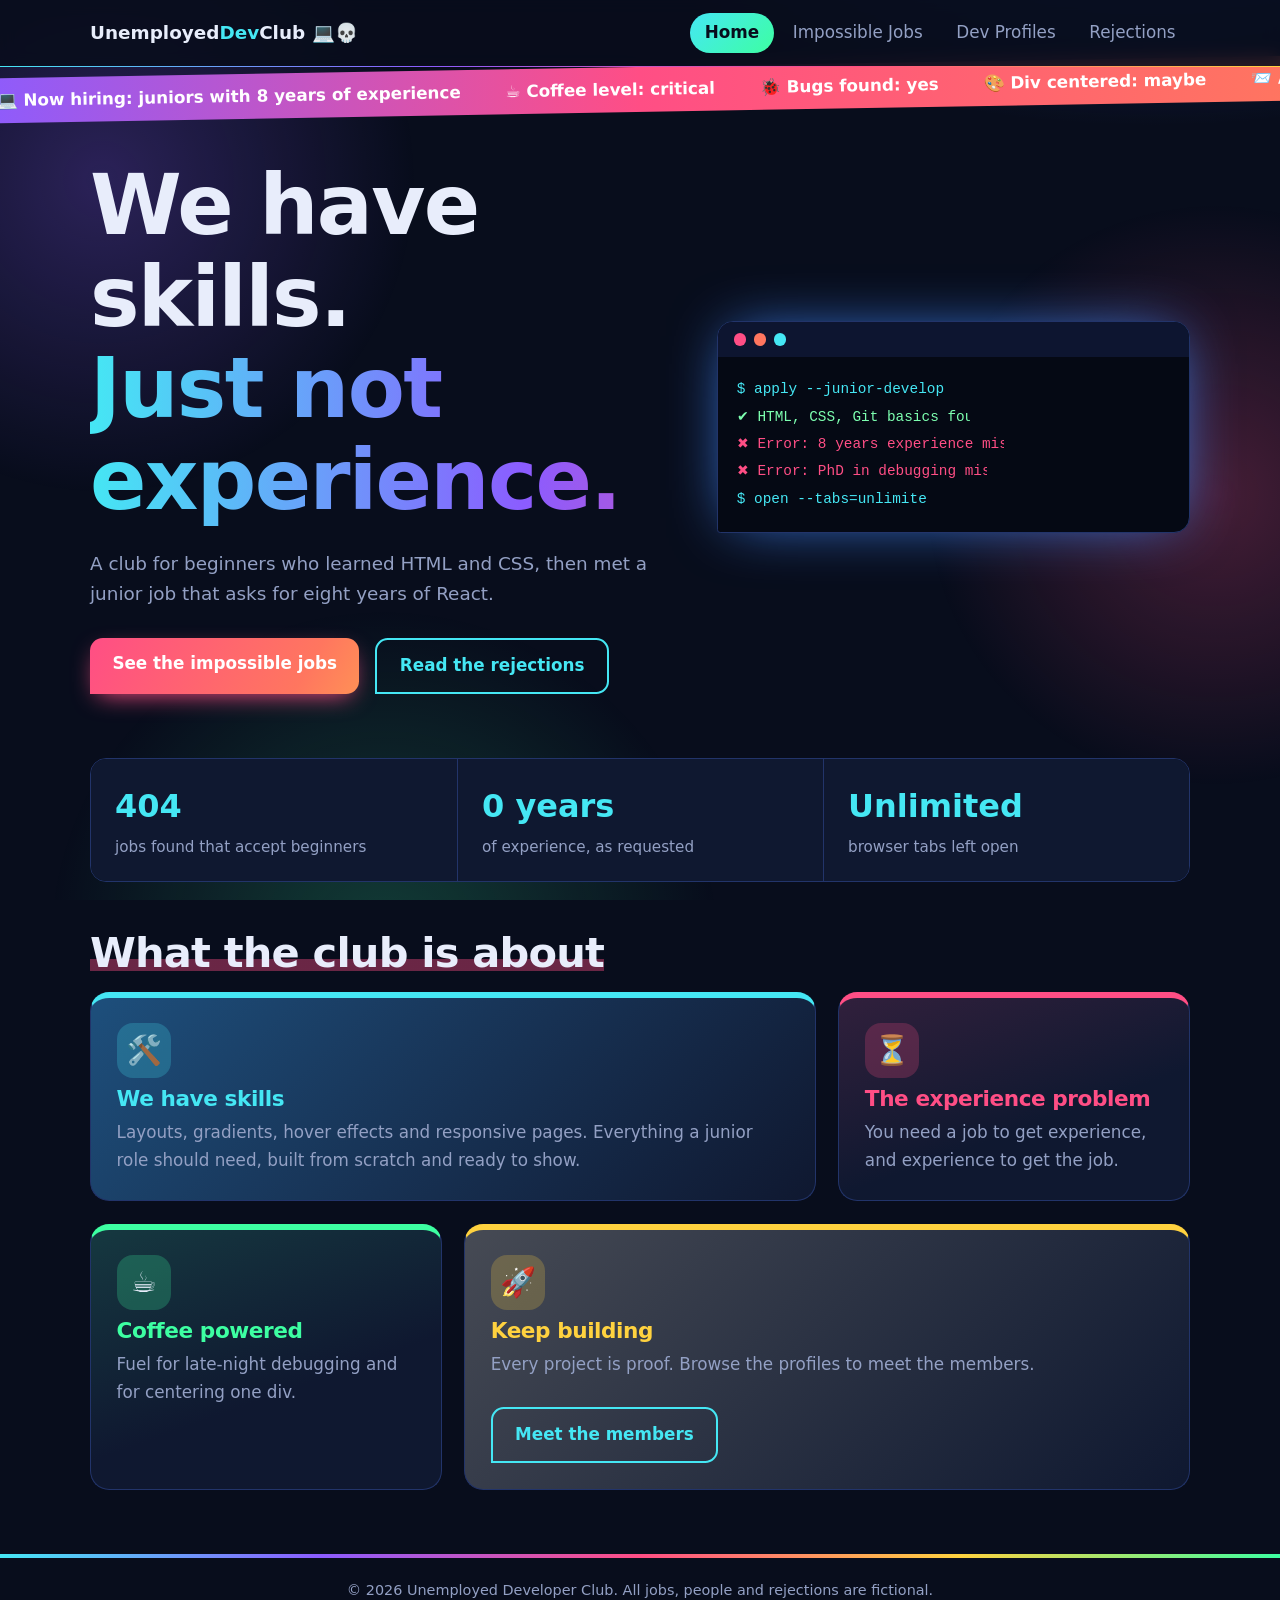
<file: index.html>
<!DOCTYPE html>
<html lang="en">
<head>
<meta charset="UTF-8">
<meta name="viewport" content="width=device-width, initial-scale=1">
<title>Home | Unemployed Developer Club</title>
<link rel="stylesheet" href="style.css">
</head>
<body>
<header class="nav">
    <div class="nav-in">
        <a class="logo" href="index.html">Unemployed<b>Dev</b>Club 💻💀</a>
        <nav aria-label="Main">
            <ul>
                <li><a href="index.html" aria-current="page">Home</a></li>
                <li><a href="jobs.html" >Impossible Jobs</a></li>
                <li><a href="profile.html" >Dev Profiles</a></li>
                <li><a href="rejection.html" >Rejections</a></li>
            </ul>
        </nav>
    </div>
</header>
    <div class="ticker" aria-hidden="true">
        <div>   
            <span>💻 Now hiring: juniors with 8 years of experience</span>
            <span>☕ Coffee level: critical</span><span>🐞 Bugs found: yes</span>
            <span>🎨 Div centered: maybe</span>
            <span>📨 Applications sent: 404</span>
            <span>🚀 Still learning, still building</span>
            <span>💻 Now hiring: juniors with 8 years of experience</span>
            <span>☕ Coffee level: critical</span>
            <span>🐞 Bugs found: yes</span>
            <span>🎨 Div centered: maybe</span>
            <span>📨 Applications sent: 404</span>
            <span>🚀 Still learning, still building</span>
        </div>
    </div>
<main>
<section class="hero">
    <div>
        <h1>We have skills. <span>Just not experience.</span></h1>
        <p>A club for beginners who learned HTML and CSS, then met a junior job that asks for eight years of React.</p>
        <div class="row"><a class="btn" href="jobs.html">See the impossible jobs</a><a class="btn ghost" href="rejection.html">Read the rejections</a></div>
    </div>
    <div class="term" role="img" aria-label="Terminal showing a job search that fails with an experience error">
        <div class="term-bar"><i></i><i></i><i></i></div>
        <pre><span style="--n:24;--d:.3s">$ apply --junior-developer</span><span style="--n:27;--d:1.3s" class="ok">✔ HTML, CSS, Git basics found</span><span style="--n:31;--d:2.3s" class="err">✖ Error: 8 years experience missing</span><span style="--n:29;--d:3.3s" class="err">✖ Error: PhD in debugging missing</span><span style="--n:22;--d:4.3s">$ open --tabs=unlimited</span></pre>
    </div>
</section>

<div class="strip">
    <div><strong>404</strong><span>jobs found that accept beginners</span></div>
    <div><strong>0 years</strong><span>of experience, as requested</span></div>
    <div><strong>Unlimited</strong><span>browser tabs left open</span></div>
</div>

<h2>What the club is about</h2>
<div class="grid">
    <article class="card wide"><span class="emoji">🛠️</span><h3>We have skills</h3>
        <p>Layouts, gradients, hover effects and responsive pages. Everything a junior role should need, built from scratch and ready to show.</p>
    </article>
    <article class="card"><span class="emoji">⏳</span><h3>The experience problem</h3>
        <p>You need a job to get experience, and experience to get the job.</p>
    </article>
    <article class="card"><span class="emoji">☕</span><h3>Coffee powered</h3>
        <p>Fuel for late-night debugging and for centering one div.</p>
    </article>
    <article class="card wide"><span class="emoji">🚀</span><h3>Keep building</h3>
        <p>Every project is proof. Browse the profiles to meet the members.</p><div class="row"><a class="btn ghost" href="profile.html">Meet the members</a></div>
    </article>
</div>
</main>
    <footer>© 2026 Unemployed Developer Club. All jobs, people and rejections are fictional.</footer>
</body>
</html>
</file>
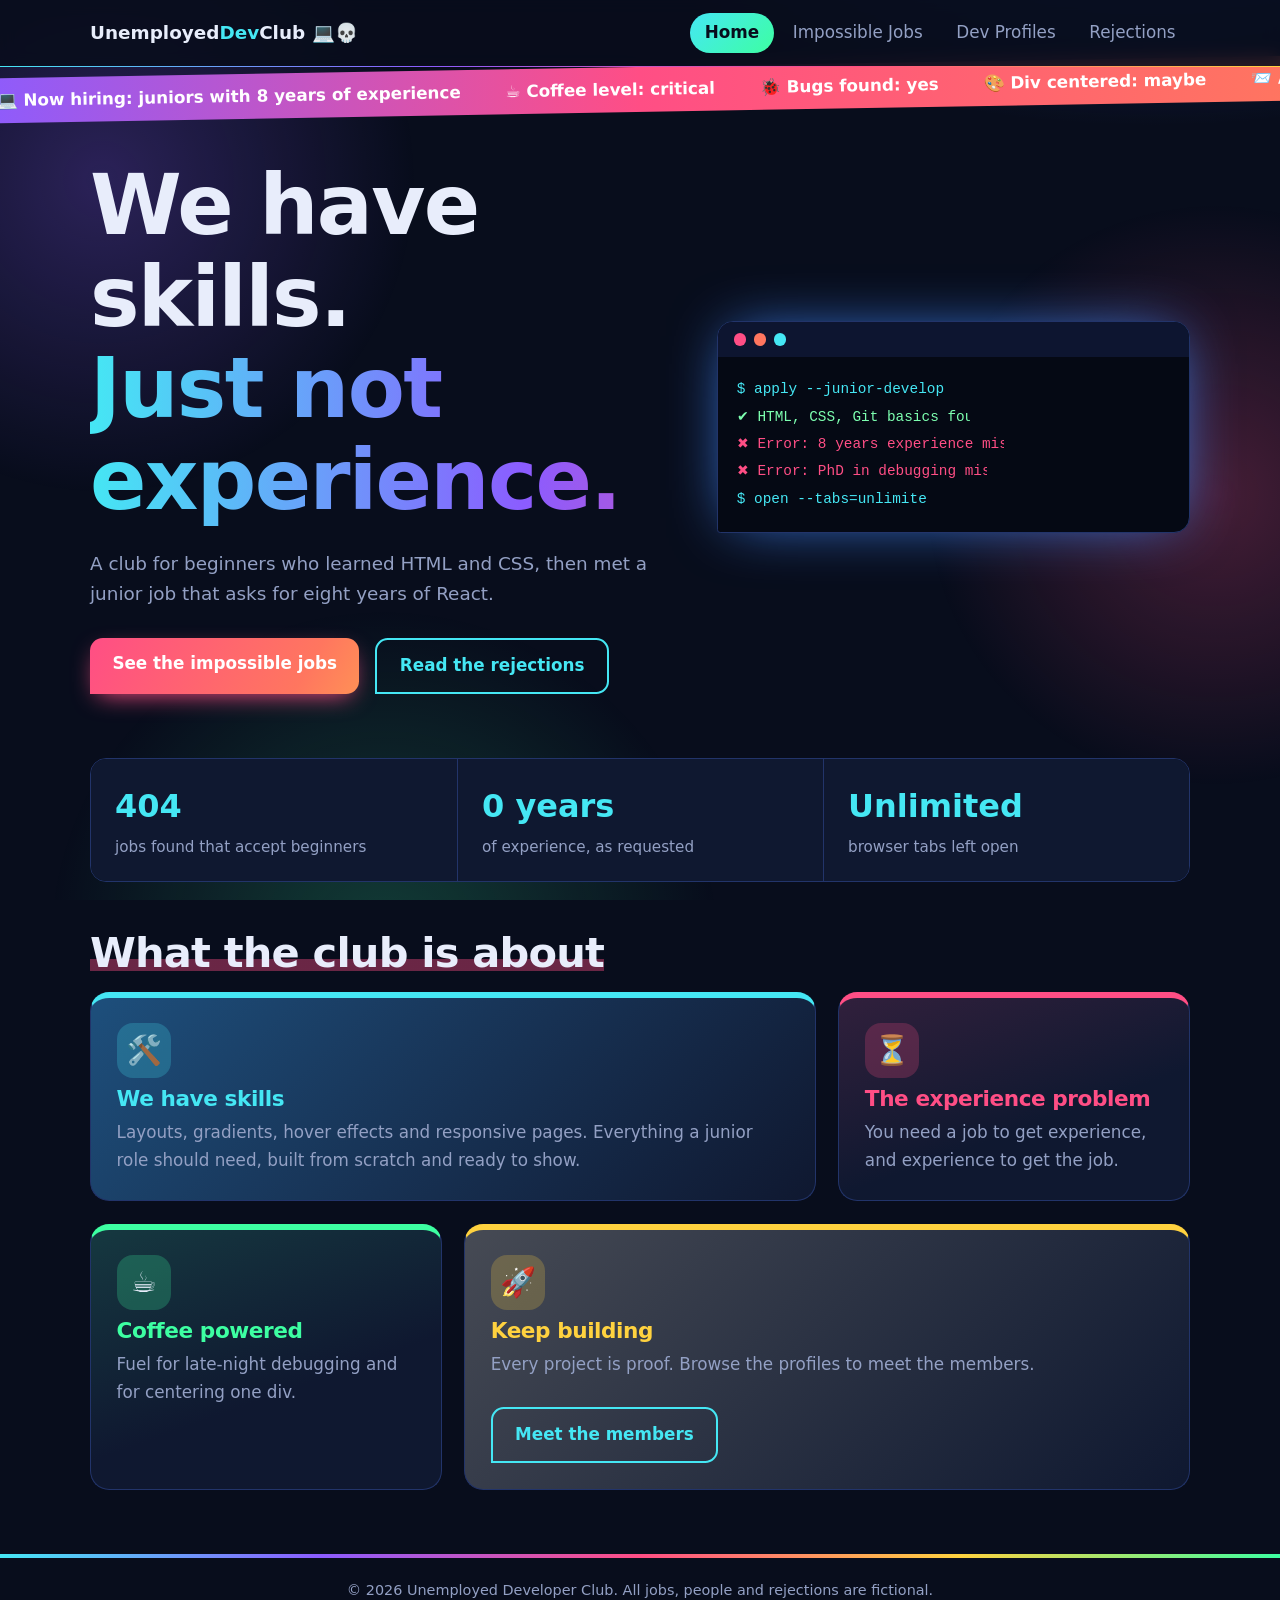
<file: Developer_Club/index.html>
<!DOCTYPE html>
<html lang="en">
<head>
<meta charset="UTF-8">
<meta name="viewport" content="width=device-width, initial-scale=1">
<title>Home | Unemployed Developer Club</title>
<link rel="stylesheet" href="./css/home.css">
</head>
<body>
<header class="nav">
    <div class="nav-in">
        <a class="logo" href="index.html">Unemployed<b>Dev</b>Club 💻💀</a>
        <nav aria-label="Main">
            <ul>
                <li><a href="index.html" aria-current="page">Home</a></li>
                <li><a href="job.html" >Impossible Jobs</a></li>
                <li><a href="profile.html" >Dev Profiles</a></li>
                <li><a href="rejection.html" >Rejections</a></li>
            </ul>
        </nav>
    </div>
</header>
    <div class="ticker" aria-hidden="true">
        <div>   
            <span>💻 Now hiring: juniors with 8 years of experience</span>
            <span>☕ Coffee level: critical</span><span>🐞 Bugs found: yes</span>
            <span>🎨 Div centered: maybe</span>
            <span>📨 Applications sent: 404</span>
            <span>🚀 Still learning, still building</span>
            <span>💻 Now hiring: juniors with 8 years of experience</span>
            <span>☕ Coffee level: critical</span>
            <span>🐞 Bugs found: yes</span>
            <span>🎨 Div centered: maybe</span>
            <span>📨 Applications sent: 404</span>
            <span>🚀 Still learning, still building</span>
        </div>
    </div>
<main>
<section class="hero">
    <div>
        <h1>We have skills. <span>Just not experience.</span></h1>
        <p>A club for beginners who learned HTML and CSS, then met a junior job that asks for eight years of React.</p>
        <div class="row"><a class="btn" href="job.html">See the impossible jobs</a><a class="btn ghost" href="rejection.html">Read the rejections</a></div>
    </div>
    <div class="term" role="img" aria-label="Terminal showing a job search that fails with an experience error">
        <div class="term-bar"><i></i><i></i><i></i></div>
        <pre><span style="--n:24;--d:.3s">$ apply --junior-developer</span><span style="--n:27;--d:1.3s" class="ok">✔ HTML, CSS, Git basics found</span><span style="--n:31;--d:2.3s" class="err">✖ Error: 8 years experience missing</span><span style="--n:29;--d:3.3s" class="err">✖ Error: PhD in debugging missing</span><span style="--n:22;--d:4.3s">$ open --tabs=unlimited</span></pre>
    </div>
</section>

<div class="strip">
    <div><strong>404</strong><span>jobs found that accept beginners</span></div>
    <div><strong>0 years</strong><span>of experience, as requested</span></div>
    <div><strong>Unlimited</strong><span>browser tabs left open</span></div>
</div>

<h2>What the club is about</h2>
<div class="grid">
    <article class="card wide"><span class="emoji">🛠️</span><h3>We have skills</h3>
        <p>Layouts, gradients, hover effects and responsive pages. Everything a junior role should need, built from scratch and ready to show.</p>
    </article>
    <article class="card"><span class="emoji">⏳</span><h3>The experience problem</h3>
        <p>You need a job to get experience, and experience to get the job.</p>
    </article>
    <article class="card"><span class="emoji">☕</span><h3>Coffee powered</h3>
        <p>Fuel for late-night debugging and for centering one div.</p>
    </article>
    <article class="card wide"><span class="emoji">🚀</span><h3>Keep building</h3>
        <p>Every project is proof. Browse the profiles to meet the members.</p><div class="row"><a class="btn ghost" href="profile.html">Meet the members</a></div>
    </article>
</div>
</main>
    <footer>© 2026 Unemployed Developer Club. All jobs, people and rejections are fictional.</footer>
</body>
</html>
</file>
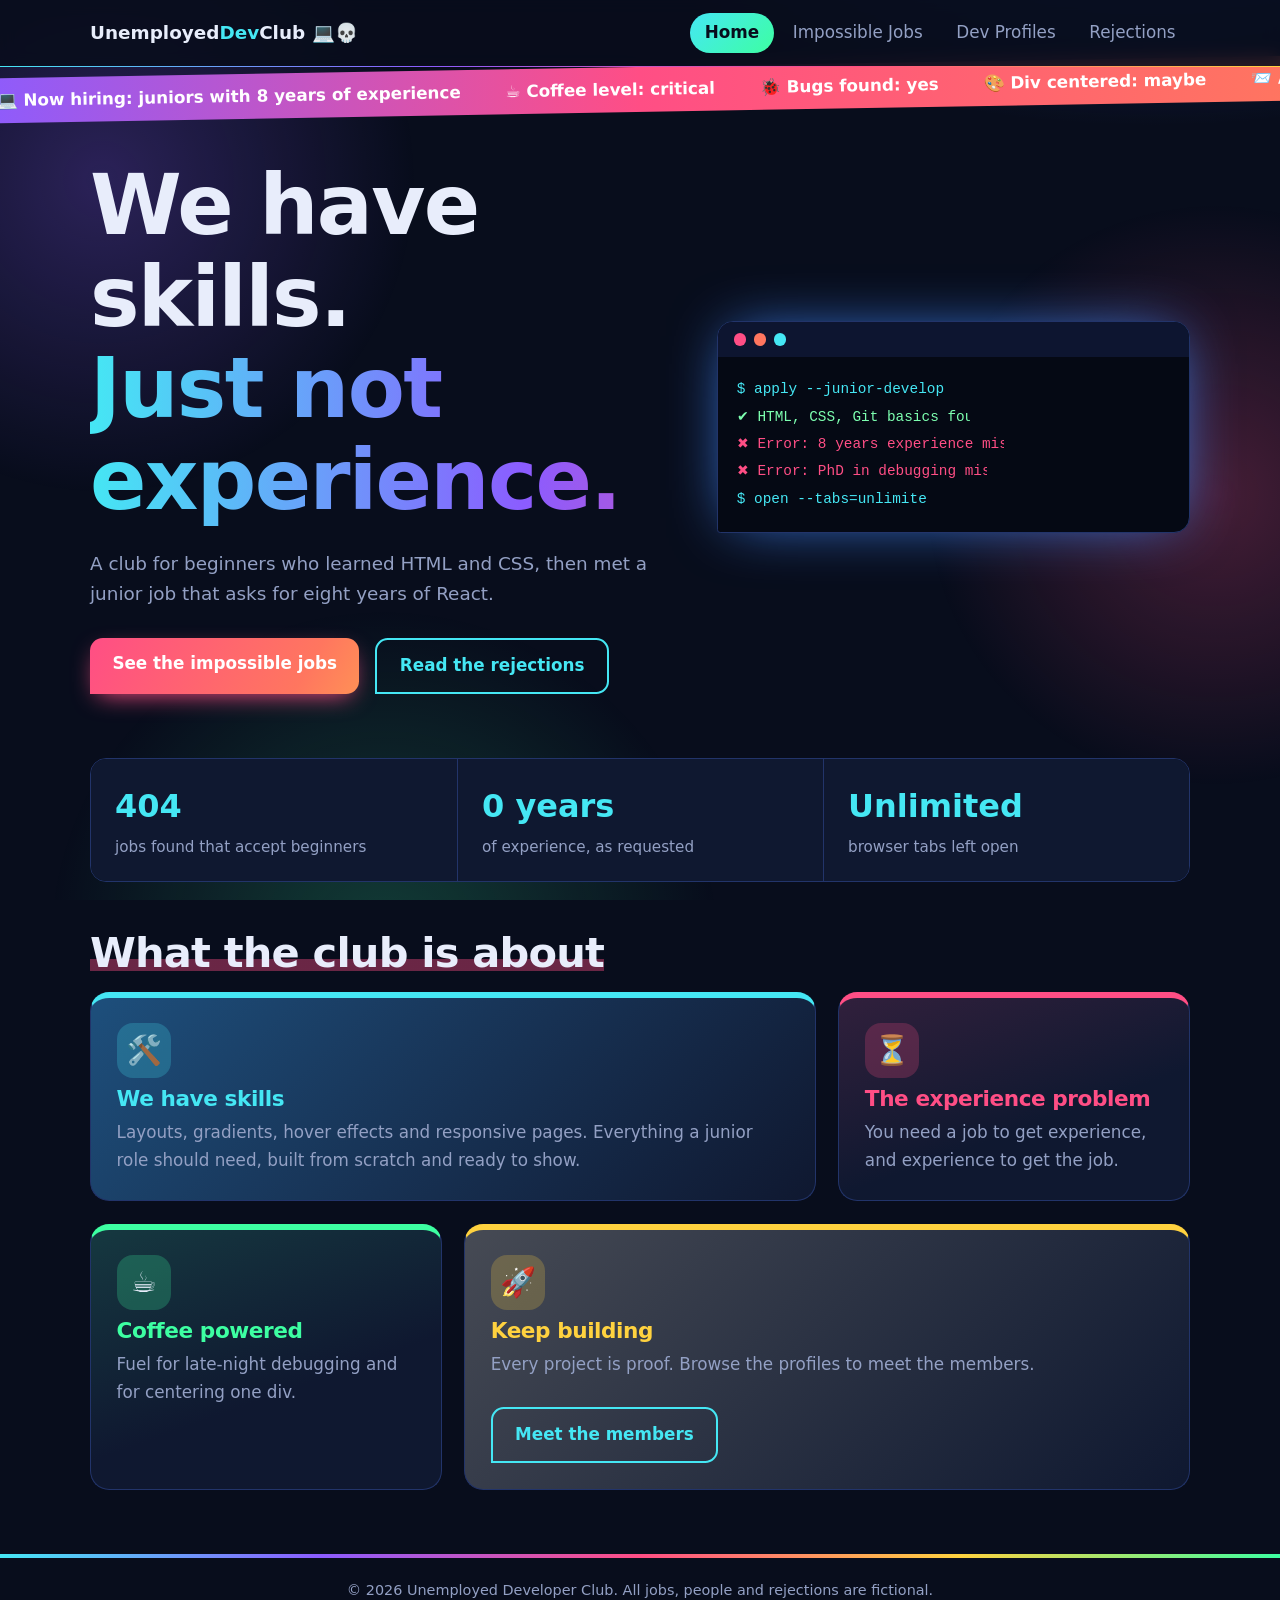
<file: Developer_Club/html/index.html>
<!DOCTYPE html>
<html lang="en">
<head>
<meta charset="UTF-8">
<meta name="viewport" content="width=device-width, initial-scale=1">
<title>Home | Unemployed Developer Club</title>
<link rel="stylesheet" href="../css/home.css">
</head>
<body>
<header class="nav">
    <div class="nav-in">
        <a class="logo" href="index.html">Unemployed<b>Dev</b>Club 💻💀</a>
        <nav aria-label="Main">
            <ul>
                <li><a href="index.html" aria-current="page">Home</a></li>
                <li><a href="job.html" >Impossible Jobs</a></li>
                <li><a href="profile.html" >Dev Profiles</a></li>
                <li><a href="rejection.html" >Rejections</a></li>
            </ul>
        </nav>
    </div>
</header>
    <div class="ticker" aria-hidden="true">
        <div>   
            <span>💻 Now hiring: juniors with 8 years of experience</span>
            <span>☕ Coffee level: critical</span><span>🐞 Bugs found: yes</span>
            <span>🎨 Div centered: maybe</span>
            <span>📨 Applications sent: 404</span>
            <span>🚀 Still learning, still building</span>
            <span>💻 Now hiring: juniors with 8 years of experience</span>
            <span>☕ Coffee level: critical</span>
            <span>🐞 Bugs found: yes</span>
            <span>🎨 Div centered: maybe</span>
            <span>📨 Applications sent: 404</span>
            <span>🚀 Still learning, still building</span>
        </div>
    </div>
<main>
<section class="hero">
    <div>
        <h1>We have skills. <span>Just not experience.</span></h1>
        <p>A club for beginners who learned HTML and CSS, then met a junior job that asks for eight years of React.</p>
        <div class="row"><a class="btn" href="jobs.html">See the impossible jobs</a><a class="btn ghost" href="rejection.html">Read the rejections</a></div>
    </div>
    <div class="term" role="img" aria-label="Terminal showing a job search that fails with an experience error">
        <div class="term-bar"><i></i><i></i><i></i></div>
        <pre><span style="--n:24;--d:.3s">$ apply --junior-developer</span><span style="--n:27;--d:1.3s" class="ok">✔ HTML, CSS, Git basics found</span><span style="--n:31;--d:2.3s" class="err">✖ Error: 8 years experience missing</span><span style="--n:29;--d:3.3s" class="err">✖ Error: PhD in debugging missing</span><span style="--n:22;--d:4.3s">$ open --tabs=unlimited</span></pre>
    </div>
</section>

<div class="strip">
    <div><strong>404</strong><span>jobs found that accept beginners</span></div>
    <div><strong>0 years</strong><span>of experience, as requested</span></div>
    <div><strong>Unlimited</strong><span>browser tabs left open</span></div>
</div>

<h2>What the club is about</h2>
<div class="grid">
    <article class="card wide"><span class="emoji">🛠️</span><h3>We have skills</h3>
        <p>Layouts, gradients, hover effects and responsive pages. Everything a junior role should need, built from scratch and ready to show.</p>
    </article>
    <article class="card"><span class="emoji">⏳</span><h3>The experience problem</h3>
        <p>You need a job to get experience, and experience to get the job.</p>
    </article>
    <article class="card"><span class="emoji">☕</span><h3>Coffee powered</h3>
        <p>Fuel for late-night debugging and for centering one div.</p>
    </article>
    <article class="card wide"><span class="emoji">🚀</span><h3>Keep building</h3>
        <p>Every project is proof. Browse the profiles to meet the members.</p><div class="row"><a class="btn ghost" href="profile.html">Meet the members</a></div>
    </article>
</div>
</main>
    <footer>© 2026 Unemployed Developer Club. All jobs, people and rejections are fictional.</footer>
</body>
</html>
</file>
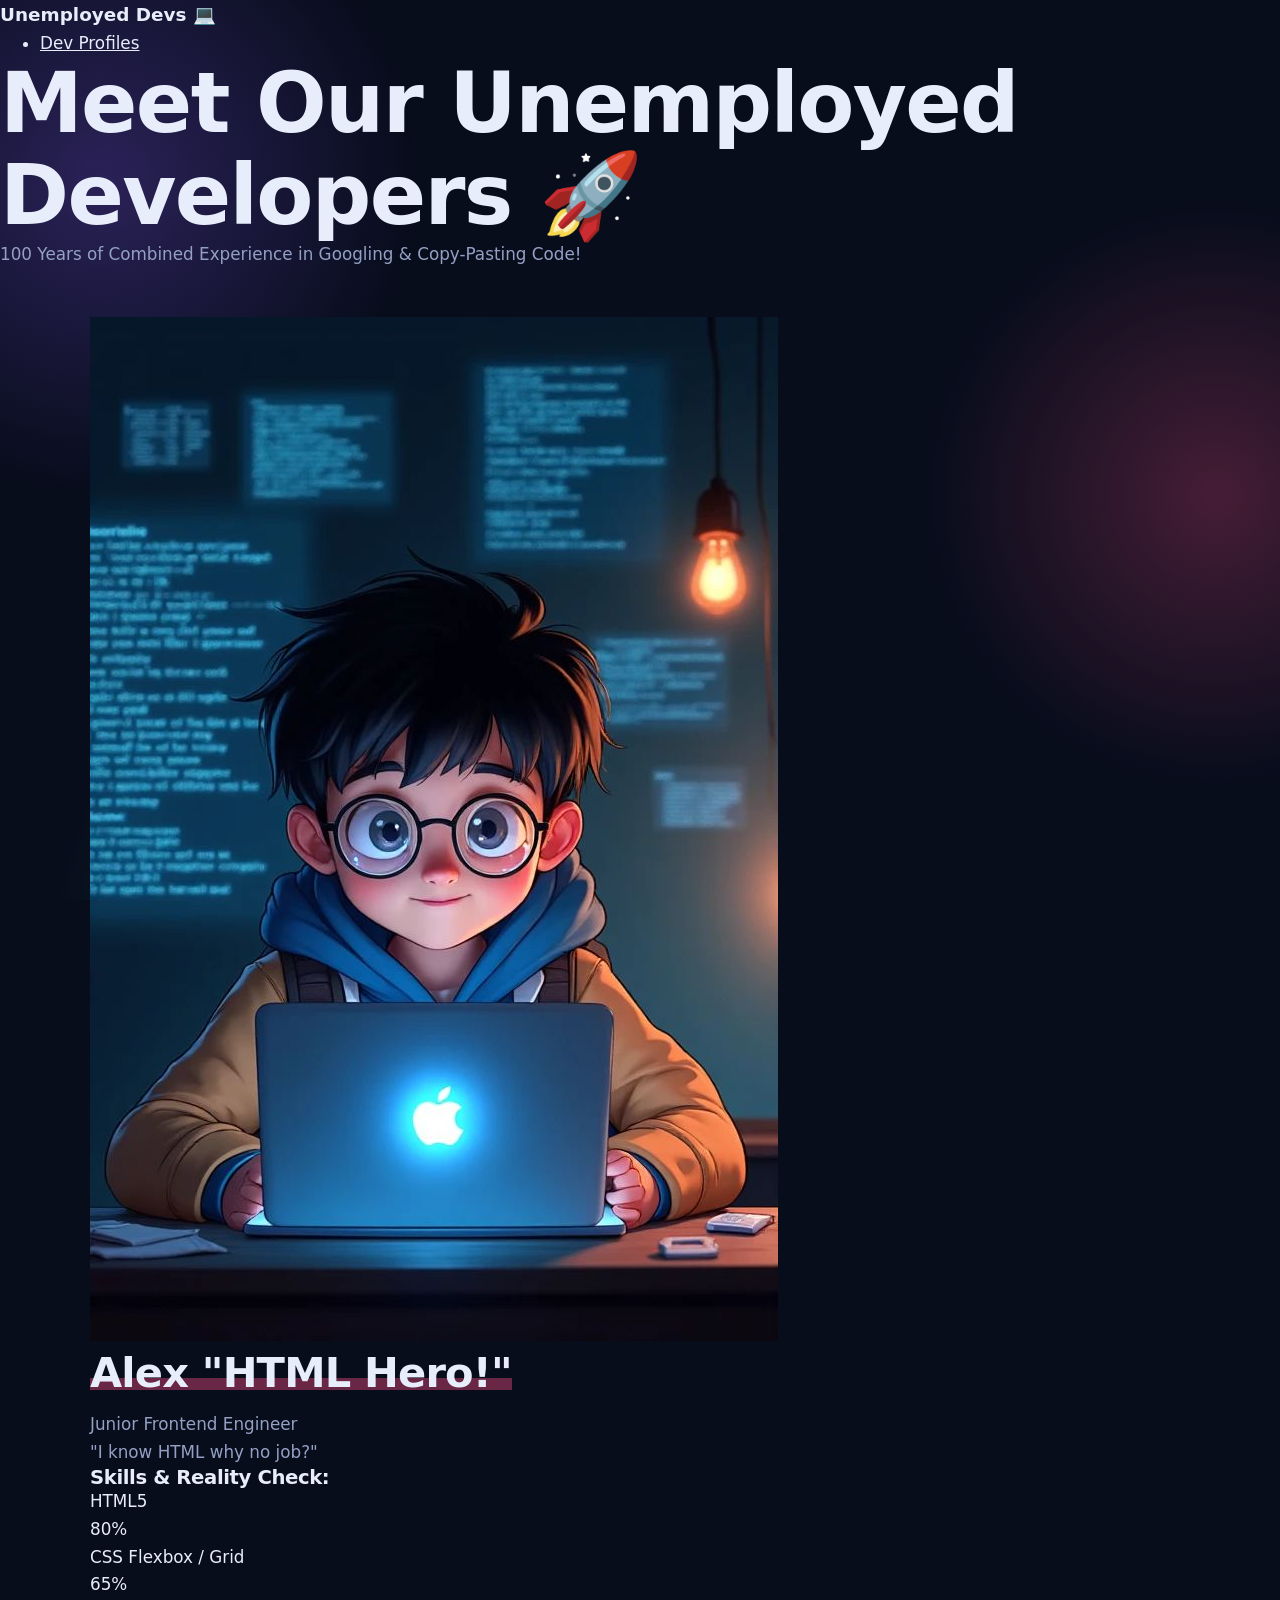
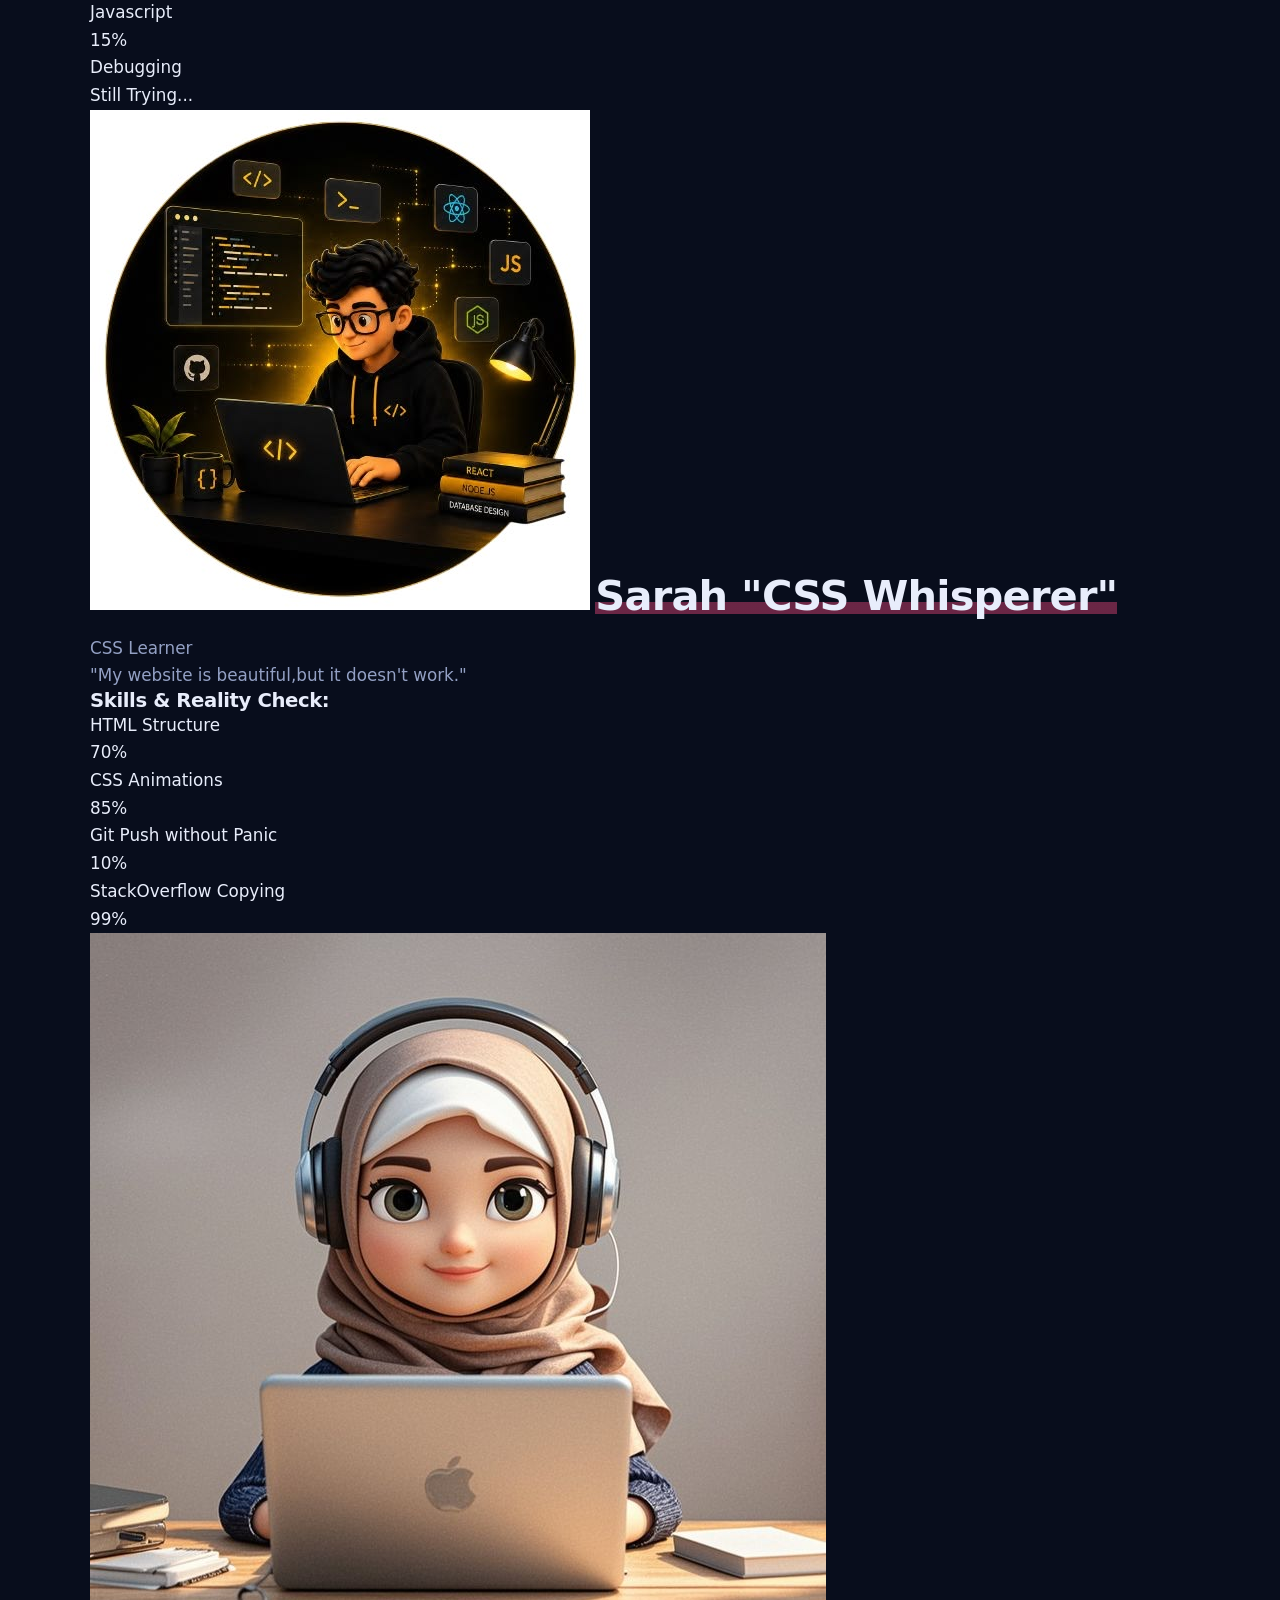
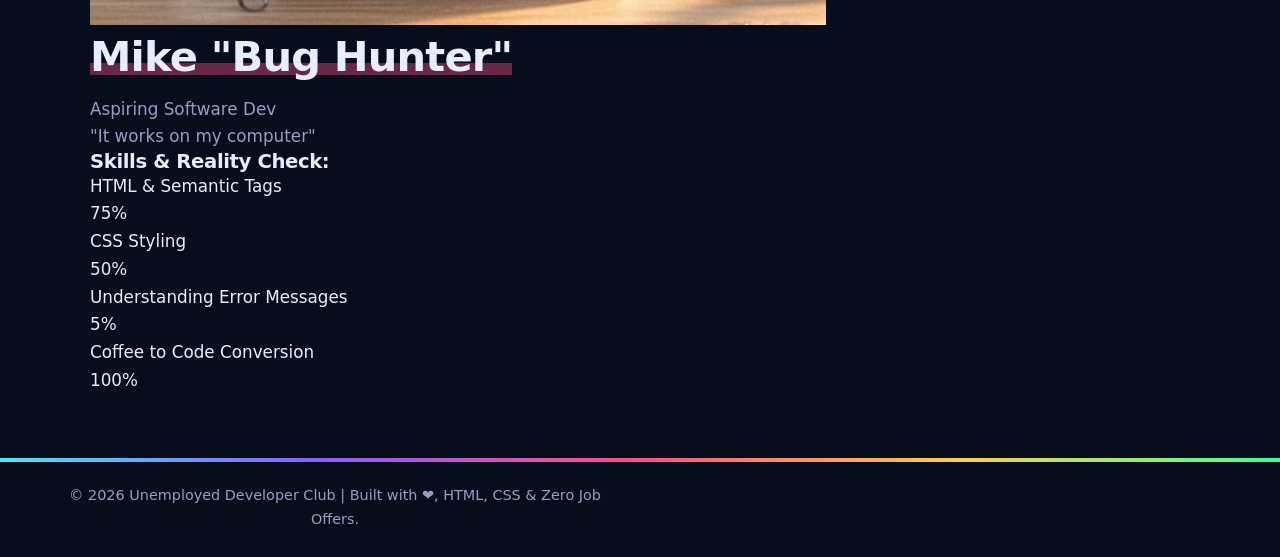
<file: profile.html>
<!DOCTYPE html>
<html lang="en">
<head>
  <meta charset="UTF-8">
  <meta name="viewport" content="width=device-width, initial-scale=1.0">
  <title>Unemployed Developer Club - Developer Profiles</title>
  <link rel="stylesheet" href="style.css">
</head>
<body>

  <!-- Navigation Bar -->
  <header>
    <nav class="navbar">
      <div class="logo">Unemployed Devs 💻</div>
      <ul class="nav-links">
        <li><a href="page3.html" class="active">Dev Profiles</a></li>
      </ul>
    </nav>
  </header>

  <!-- Page Header -->
  <section class="hero-section">
    <h1>Meet Our Unemployed Developers 🚀</h1>
    <p>100 Years of Combined Experience in Googling & Copy-Pasting Code!</p>
  </section>

  <!-- Developer Profiles Gsrid -->
  <main class="profiles-container">
    
    <!-- Profile Card 1 -->
    <div class="profile-card">
      
      <img src="images/p400.jpg" alt="Alex - Junior Dev" class="profile-img">
      <h2>Alex "HTML Hero!"</h2>
      <p class="role">Junior Frontend Engineer</p>
      <p class="bio">"I know HTML why no job?"</p>

      <h3>Skills & Reality Check:</h3>
      <div class="skill">
        <span>HTML5</span>
        <div class="progress-bar"><div class="fill" style="width: 80%;">80%</div></div>
      </div>
      <div class="skill">
        <span>CSS Flexbox / Grid</span>
        <div class="progress-bar"><div class="fill" style="width: 65%;">65%</div></div>
      </div>
      <div class="skill">
        <span>Javascript</span>
        <div class="progress-bar"><div class="fill danger" style="width: 15%;">15%</div></div>
      </div>
      <div class="skill">
        <span>Debugging</span>
        <div class="progress-bar"><div class="fill warning" style="width: 30%;">Still Trying...</div></div>
      </div>
    </div>

    <!-- Profile Card 2 -->
    <div class="profile-card">
      <img src="images/p200.jpg" alt="Sarah - CSS Wizard" class="profile-img">
      <h2>Sarah "CSS Whisperer"</h2>
      <p class="role"> CSS Learner</p>
      <p class="bio">"My website is beautiful,but it doesn't work."</p>

      <h3>Skills & Reality Check:</h3>
      <div class="skill">
        <span>HTML Structure</span>
        <div class="progress-bar"><div class="fill" style="width: 70%;">70%</div></div>
      </div>
      <div class="skill">
        <span>CSS Animations</span>
        <div class="progress-bar"><div class="fill" style="width: 85%;">85%</div></div>
      </div>
      <div class="skill">
        <span>Git Push without Panic</span>
        <div class="progress-bar"><div class="fill danger" style="width: 10%;">10%</div></div>
      </div>
      <div class="skill">
        <span>StackOverflow Copying</span>
        <div class="progress-bar"><div class="fill success" style="width: 99%;">99%</div></div>
      </div>
    </div>

    <!-- Profile Card 3 -->
    <div class="profile-card">
      <img src="images/p300.jpg" alt="Mike - Fullstack Aspirant" class="profile-img">
      <h2>Mike "Bug Hunter"</h2>
      <p class="role">Aspiring Software Dev</p>
      <p class="bio">"It works on my computer"</p>

      <h3>Skills & Reality Check:</h3>
      <div class="skill">
        <span>HTML & Semantic Tags</span>
        <div class="progress-bar"><div class="fill" style="width: 75%;">75%</div></div>
    </div>
    <div class="skill">
      <span>CSS Styling</span>
      <div class="progress-bar"><div class="fill" style="width: 50%;">50%</div></div>
    </div>
    <div class="skill">
      <span>Understanding Error Messages</span>
      <div class="progress-bar"><div class="fill warning" style="width: 5%;">5%</div></div>
    </div>
    <div class="skill">
      <span>Coffee to Code Conversion</span>
      <div class="progress-bar"><div class="fill success" style="width: 100%;">100%</div></div>
    </div>
  </div>

</main>

<!-- Footer -->
<footer>
  <p>© 2026 Unemployed Developer Club | Built with ❤️, HTML, CSS & Zero Job Offers.</p>
</footer>

</body>
</html>
</file>
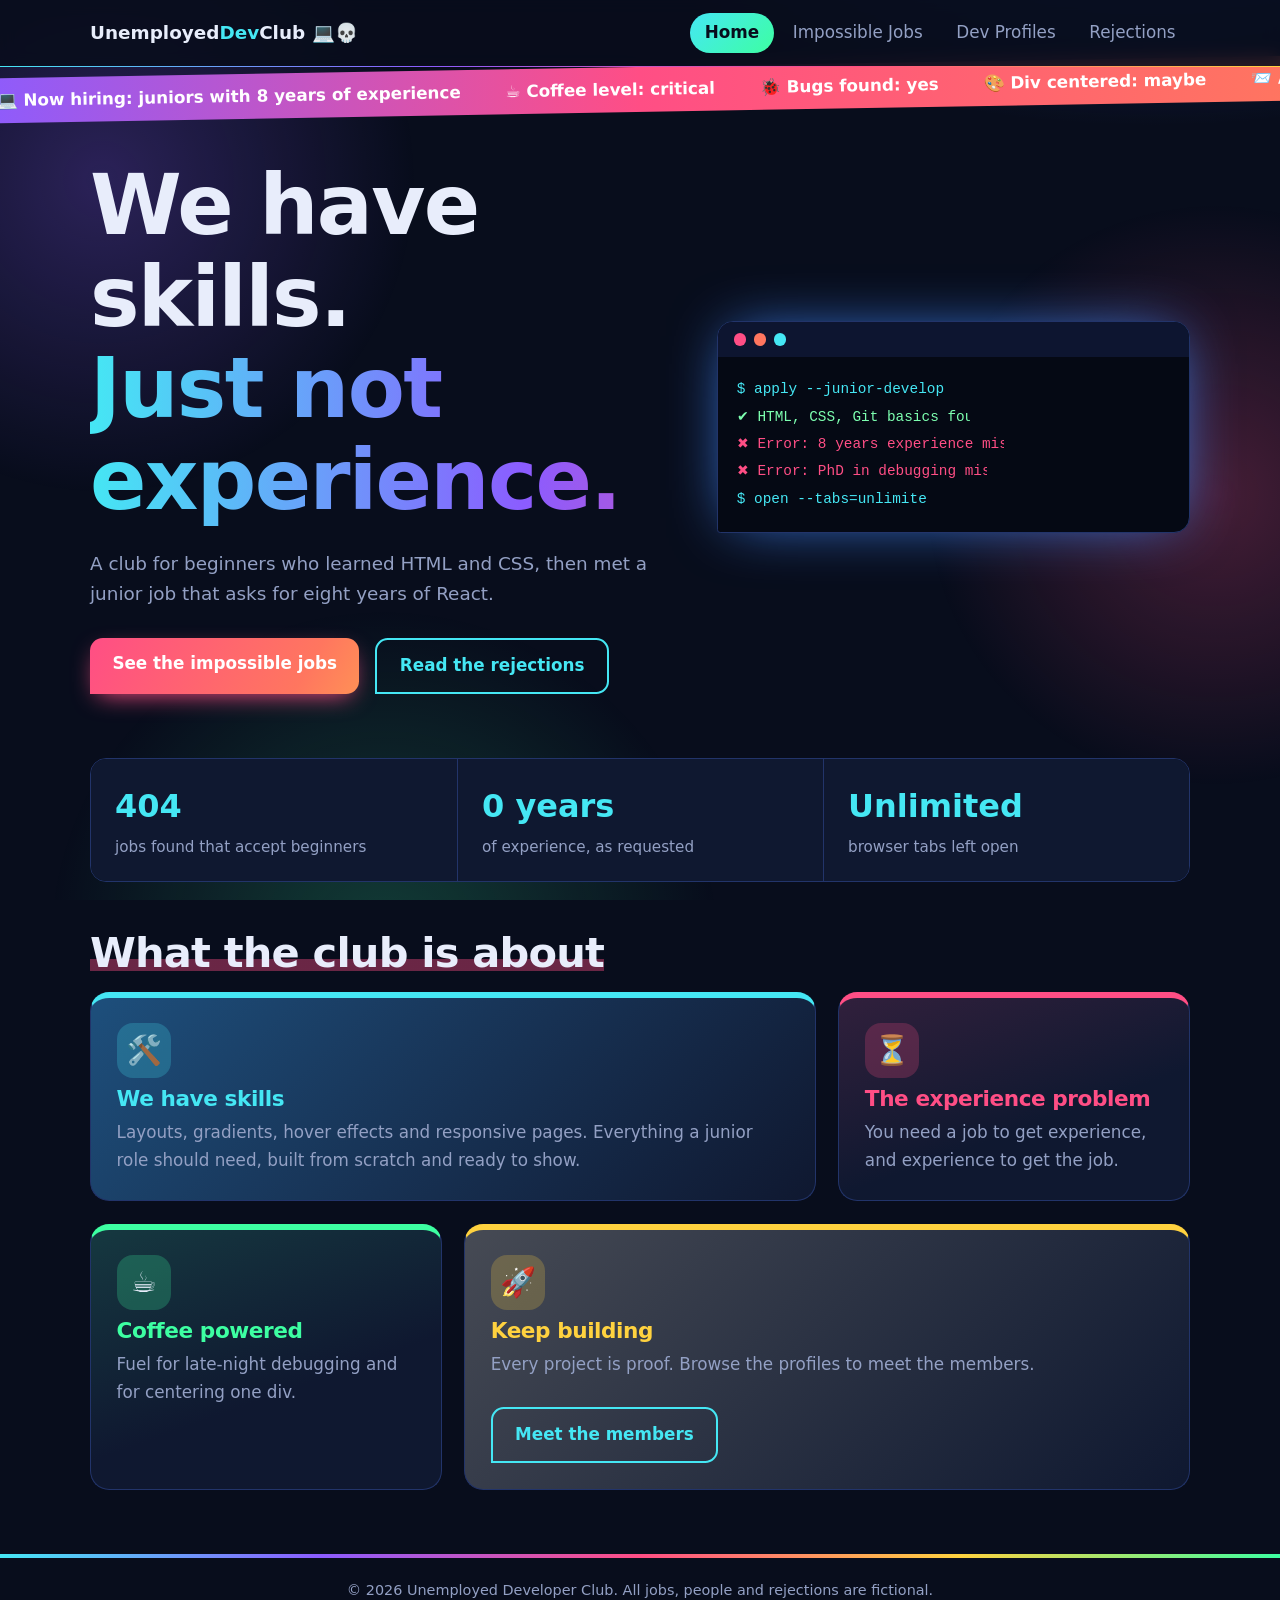
<file: Developer_Club/home.html>
<!DOCTYPE html>
<html lang="en">
<head>
<meta charset="UTF-8">
<meta name="viewport" content="width=device-width, initial-scale=1">
<title>Home | Unemployed Developer Club</title>
<link rel="stylesheet" href="home.css">
</head>
<body>
<header class="nav">
    <div class="nav-in">
        <a class="logo" href="index.html">Unemployed<b>Dev</b>Club 💻💀</a>
        <nav aria-label="Main">
            <ul>
                <li><a href="home.html" aria-current="page">Home</a></li>
                <li><a href="job.html" >Impossible Jobs</a></li>
                <li><a href="profile.html" >Dev Profiles</a></li>
                <li><a href="rejection.html" >Rejections</a></li>
            </ul>
        </nav>
    </div>
</header>
    <div class="ticker" aria-hidden="true">
        <div>   
            <span>💻 Now hiring: juniors with 8 years of experience</span>
            <span>☕ Coffee level: critical</span><span>🐞 Bugs found: yes</span>
            <span>🎨 Div centered: maybe</span>
            <span>📨 Applications sent: 404</span>
            <span>🚀 Still learning, still building</span>
            <span>💻 Now hiring: juniors with 8 years of experience</span>
            <span>☕ Coffee level: critical</span>
            <span>🐞 Bugs found: yes</span>
            <span>🎨 Div centered: maybe</span>
            <span>📨 Applications sent: 404</span>
            <span>🚀 Still learning, still building</span>
        </div>
    </div>
<main>
<section class="hero">
    <div>
        <h1>We have skills. <span>Just not experience.</span></h1>
        <p>A club for beginners who learned HTML and CSS, then met a junior job that asks for eight years of React.</p>
        <div class="row"><a class="btn" href="jobs.html">See the impossible jobs</a><a class="btn ghost" href="rejection.html">Read the rejections</a></div>
    </div>
    <div class="term" role="img" aria-label="Terminal showing a job search that fails with an experience error">
        <div class="term-bar"><i></i><i></i><i></i></div>
        <pre><span style="--n:24;--d:.3s">$ apply --junior-developer</span><span style="--n:27;--d:1.3s" class="ok">✔ HTML, CSS, Git basics found</span><span style="--n:31;--d:2.3s" class="err">✖ Error: 8 years experience missing</span><span style="--n:29;--d:3.3s" class="err">✖ Error: PhD in debugging missing</span><span style="--n:22;--d:4.3s">$ open --tabs=unlimited</span></pre>
    </div>
</section>

<div class="strip">
    <div><strong>404</strong><span>jobs found that accept beginners</span></div>
    <div><strong>0 years</strong><span>of experience, as requested</span></div>
    <div><strong>Unlimited</strong><span>browser tabs left open</span></div>
</div>

<h2>What the club is about</h2>
<div class="grid">
    <article class="card wide"><span class="emoji">🛠️</span><h3>We have skills</h3>
        <p>Layouts, gradients, hover effects and responsive pages. Everything a junior role should need, built from scratch and ready to show.</p>
    </article>
    <article class="card"><span class="emoji">⏳</span><h3>The experience problem</h3>
        <p>You need a job to get experience, and experience to get the job.</p>
    </article>
    <article class="card"><span class="emoji">☕</span><h3>Coffee powered</h3>
        <p>Fuel for late-night debugging and for centering one div.</p>
    </article>
    <article class="card wide"><span class="emoji">🚀</span><h3>Keep building</h3>
        <p>Every project is proof. Browse the profiles to meet the members.</p><div class="row"><a class="btn ghost" href="profile.html">Meet the members</a></div>
    </article>
</div>
</main>
    <footer>© 2026 Unemployed Developer Club. All jobs, people and rejections are fictional.</footer>
</body>
</html>
</file>
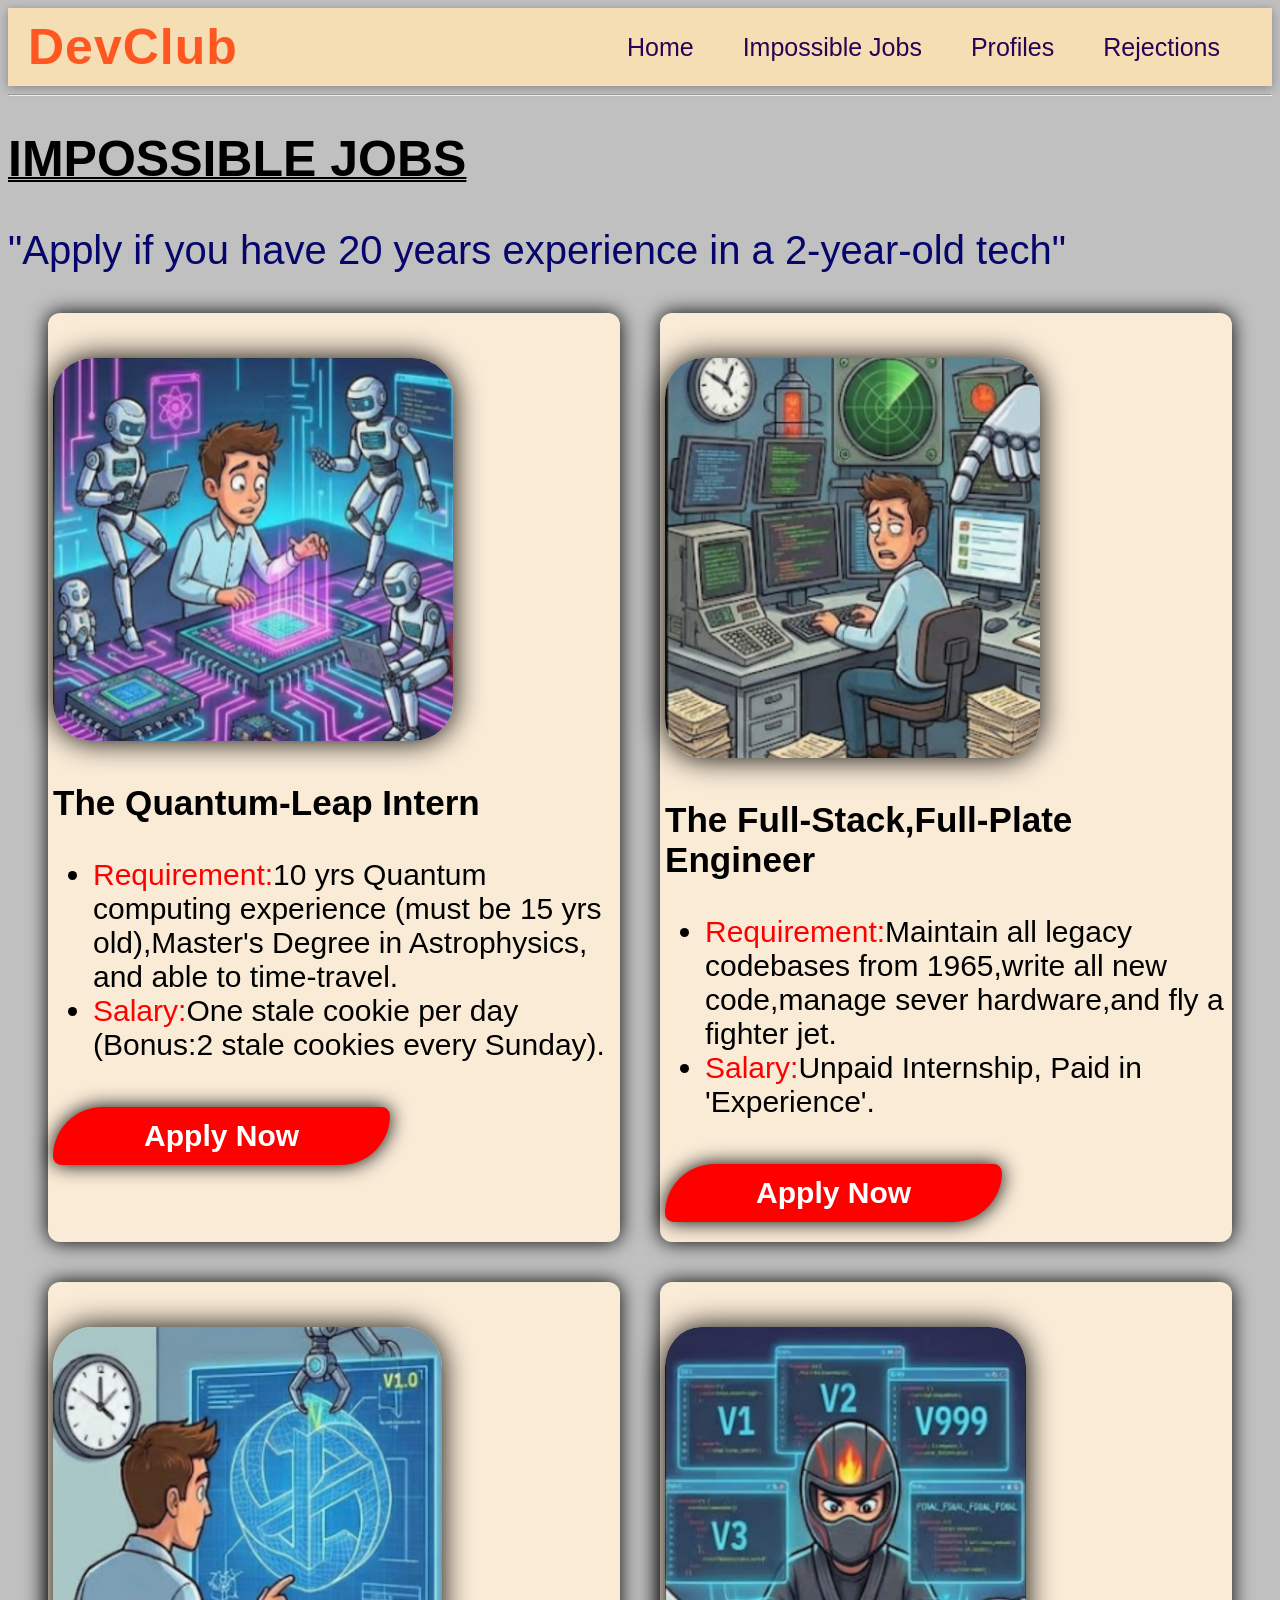
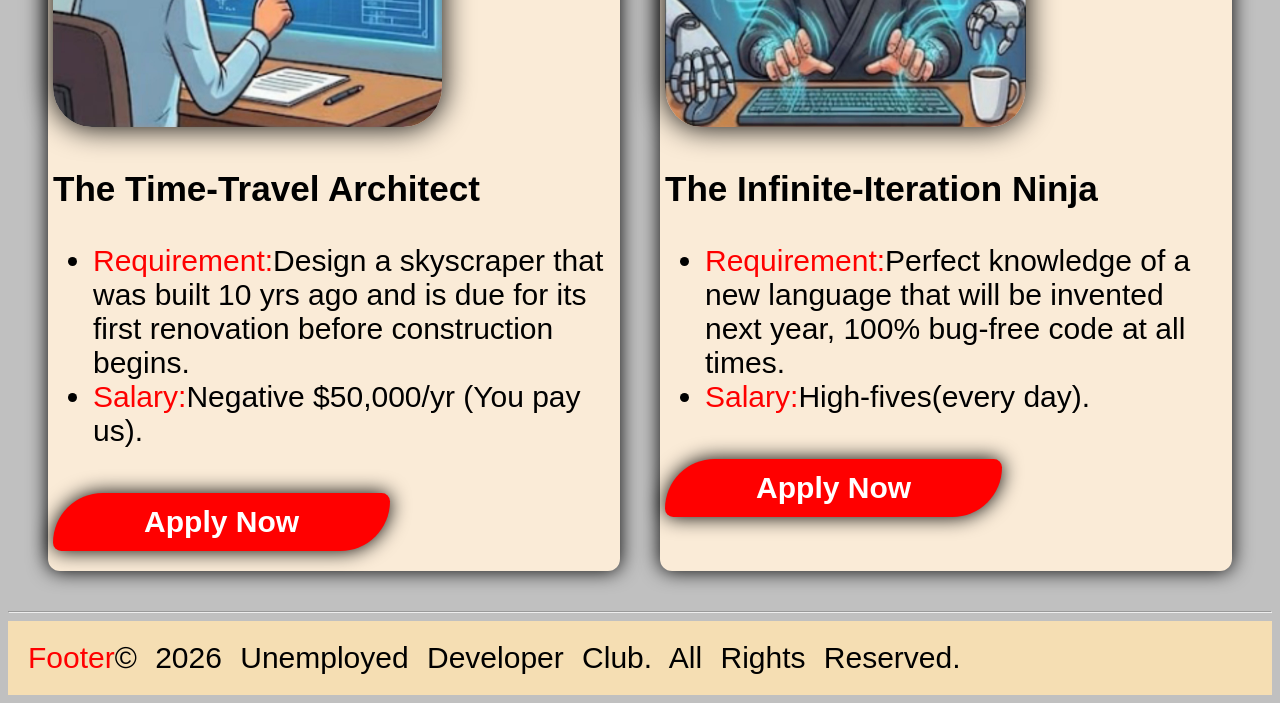
<file: Developer_Club/job.html>
<!DOCTYPE html>
<html lang="en">
<head>
    <meta charset="UTF-8">
    <meta name="viewport" content="width=device-width, initial-scale=1.0">
    <title>Impossible Jobs</title>
    <link rel="stylesheet" href="./css/job.css" type="text/css">
</head>
<body>

    <!--For header-->
    <header>
        <nav class="navbar">
            <div class="logo">DevClub</div>
            <ul class="nav-links">
                <li><a href="index.html">Home</a></li>
                <li><a href="job.html">Impossible Jobs</a></li>
                <li><a href="profile.html">Profiles</a></li>
                <li><a href="rejection.html">Rejections</a></li>
            </ul>   
        </nav>
    </header>
    <hr/>

    <!--For selection-->
    <selection class="select">
        <h1>IMPOSSIBLE JOBS</h1>
        <p>"Apply if you have 20 years experience in a 2-year-old tech"</p> 
    </selection>

    <!--For main-->
    <main class="grid">
        
        <div class="box">
            <div class="img"><img src="./images/quantum.jpg"/></div>
            <h3>The Quantum-Leap Intern</h3>
            <ul class="list">
                <li><span>Requirement:</span>10 yrs Quantum computing experience (must be 15 yrs old),Master's Degree in Astrophysics, and able to time-travel.</li>
                <li><span>Salary:</span>One stale cookie per day (Bonus:2 stale cookies every Sunday).</li>
            </ul>
            <button class="bt" onclick="alert('Error 404: Experience too low!')">
                Apply Now
            </button>
        </div>

        <div class="box">
            <div class="img"><img src="./images/full-stack.jpg"/></div>
            <h3>The Full-Stack,Full-Plate Engineer</h3>
            <ul class="list">
                <li><span>Requirement:</span>Maintain all legacy codebases from 1965,write all new code,manage sever hardware,and fly a fighter jet.</li>
                <li><span>Salary:</span>Unpaid Internship, Paid in 'Experience'. </li>
            </ul>
            <button class="bt" onclick="alert('Error 404: Experience too low!')">
                Apply Now
            </button>
        </div>

        <div class="box">
            <div class="img"><img src="./images/time-traval.jpg"/></div>
            <h3>The Time-Travel Architect</h3>
            <ul class="list">
                <li><span>Requirement:</span>Design a skyscraper that was built 10 yrs ago and is due for its first renovation before construction begins.</li>
                <li><span>Salary:</span>Negative $50,000/yr (You pay us).</li>
            </ul>
            <button class="bt" onclick="alert('Error 404: Experience too low!')">
                Apply Now
            </button>
        </div>

        <div class="box">
            <div class="img"><img src="./images/ninja.jpg"/></div>
            <h3>The Infinite-Iteration Ninja</h3>
            <ul class="list">
                <li><span>Requirement:</span>Perfect knowledge of a new language that will be invented next year, 100% bug-free code at all times. </li>
                <li><span>Salary:</span>High-fives(every day).</li>
            </ul>
            <button class="bt" onclick="alert('Error 404: Experience too low!')">
                Apply Now
            </button>
        </div>
    </main>
    <hr/>

    <!--For footer-->
    <footer>
        <div><span>Footer</span>&copy; 2026 Unemployed Developer Club. All Rights Reserved. </div>
    </footer>

 </body>
</html>
</file>
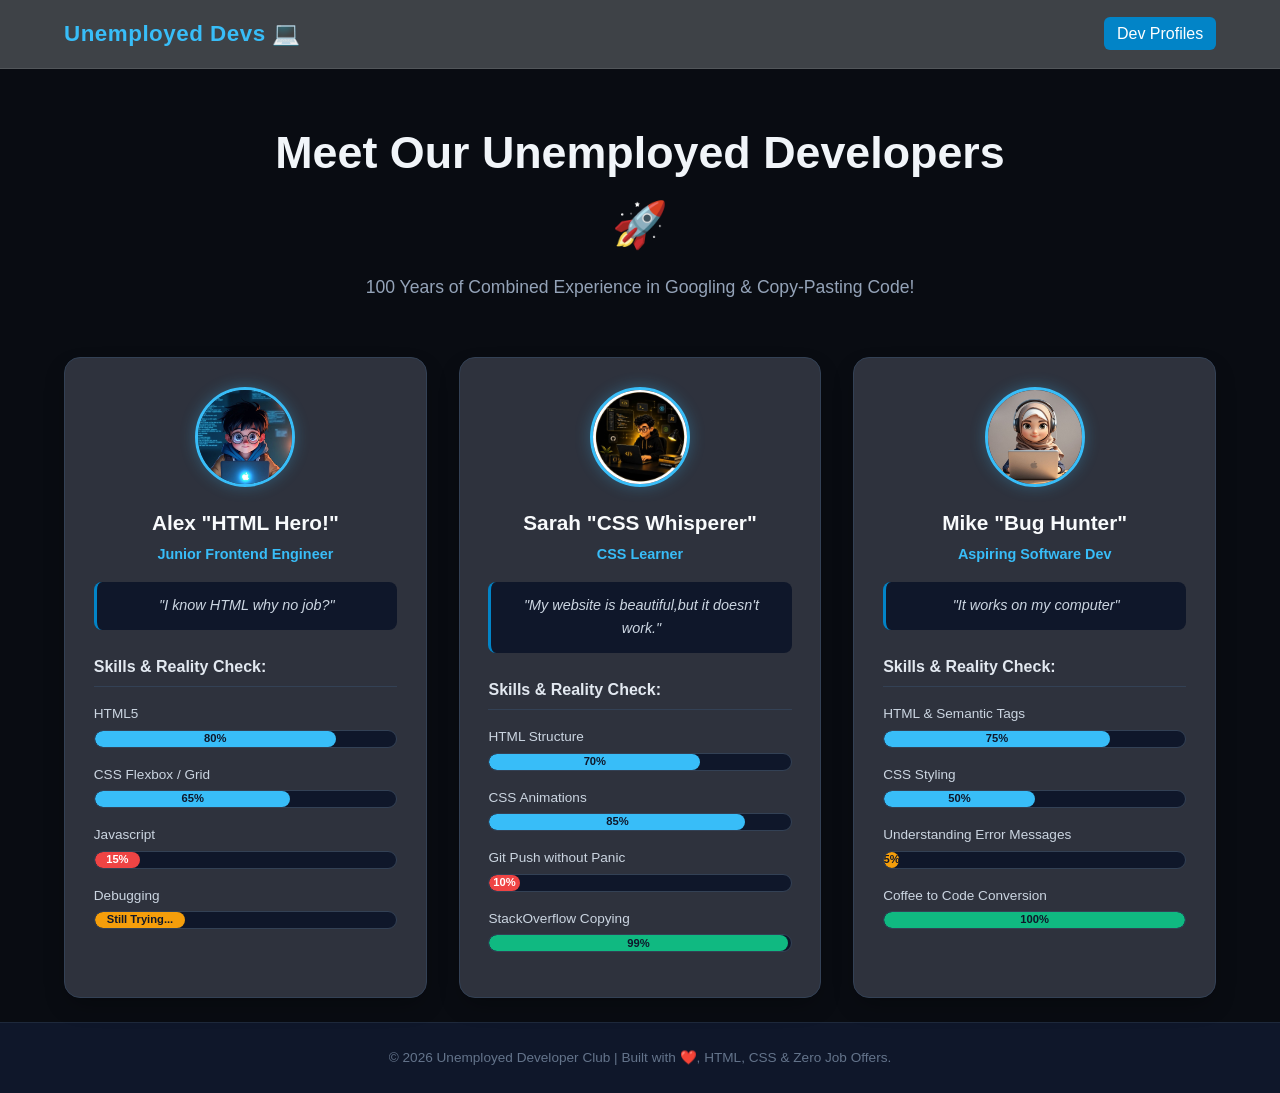
<file: Developer_Club/profile.html>
<!DOCTYPE html>
<html lang="en">
<head>
  <meta charset="UTF-8">
  <meta name="viewport" content="width=device-width, initial-scale=1.0">
  <title>Unemployed Developer Club - Developer Profiles</title>
  <link rel="stylesheet" href="./css/profile.css">
</head>
<body>

  <!-- Navigation Bar -->
  <header>
    <nav class="navbar">
      <div class="logo">Unemployed Devs 💻</div>
      <ul class="nav-links">
        <li><a href="page3.html" class="active">Dev Profiles</a></li>
      </ul>
    </nav>
  </header>

  <!-- Page Header -->
  <section class="hero-section">
    <h1>Meet Our Unemployed Developers 🚀</h1>
    <p>100 Years of Combined Experience in Googling & Copy-Pasting Code!</p>
  </section>

  <!-- Developer Profiles Gsrid -->
  <main class="profiles-container">
    
    <!-- Profile Card 1 -->
    <div class="profile-card">
      
      <img src="./images/p400.jpg" alt="Alex - Junior Dev" class="profile-img">
      <h2>Alex "HTML Hero!"</h2>
      <p class="role">Junior Frontend Engineer</p>
      <p class="bio">"I know HTML why no job?"</p>

      <h3>Skills & Reality Check:</h3>
      <div class="skill">
        <span>HTML5</span>
        <div class="progress-bar"><div class="fill" style="width: 80%;">80%</div></div>
      </div>
      <div class="skill">
        <span>CSS Flexbox / Grid</span>
        <div class="progress-bar"><div class="fill" style="width: 65%;">65%</div></div>
      </div>
      <div class="skill">
        <span>Javascript</span>
        <div class="progress-bar"><div class="fill danger" style="width: 15%;">15%</div></div>
      </div>
      <div class="skill">
        <span>Debugging</span>
        <div class="progress-bar"><div class="fill warning" style="width: 30%;">Still Trying...</div></div>
      </div>
    </div>

    <!-- Profile Card 2 -->
    <div class="profile-card">
      <img src="./images/p200.jpg" alt="Sarah - CSS Wizard" class="profile-img">
      <h2>Sarah "CSS Whisperer"</h2>
      <p class="role"> CSS Learner</p>
      <p class="bio">"My website is beautiful,but it doesn't work."</p>

      <h3>Skills & Reality Check:</h3>
      <div class="skill">
        <span>HTML Structure</span>
        <div class="progress-bar"><div class="fill" style="width: 70%;">70%</div></div>
      </div>
      <div class="skill">
        <span>CSS Animations</span>
        <div class="progress-bar"><div class="fill" style="width: 85%;">85%</div></div>
      </div>
      <div class="skill">
        <span>Git Push without Panic</span>
        <div class="progress-bar"><div class="fill danger" style="width: 10%;">10%</div></div>
      </div>
      <div class="skill">
        <span>StackOverflow Copying</span>
        <div class="progress-bar"><div class="fill success" style="width: 99%;">99%</div></div>
      </div>
    </div>

    <!-- Profile Card 3 -->
    <div class="profile-card">
      <img src="./images/p300.jpg" alt="Mike - Fullstack Aspirant" class="profile-img">
      <h2>Mike "Bug Hunter"</h2>
      <p class="role">Aspiring Software Dev</p>
      <p class="bio">"It works on my computer"</p>

      <h3>Skills & Reality Check:</h3>
      <div class="skill">
        <span>HTML & Semantic Tags</span>
        <div class="progress-bar"><div class="fill" style="width: 75%;">75%</div></div>
    </div>
    <div class="skill">
      <span>CSS Styling</span>
      <div class="progress-bar"><div class="fill" style="width: 50%;">50%</div></div>
    </div>
    <div class="skill">
      <span>Understanding Error Messages</span>
      <div class="progress-bar"><div class="fill warning" style="width: 5%;">5%</div></div>
    </div>
    <div class="skill">
      <span>Coffee to Code Conversion</span>
      <div class="progress-bar"><div class="fill success" style="width: 100%;">100%</div></div>
    </div>
  </div>

</main>

<!-- Footer -->
<footer>
  <p>© 2026 Unemployed Developer Club | Built with ❤️, HTML, CSS & Zero Job Offers.</p>
</footer>

</body>
</html>
</file>
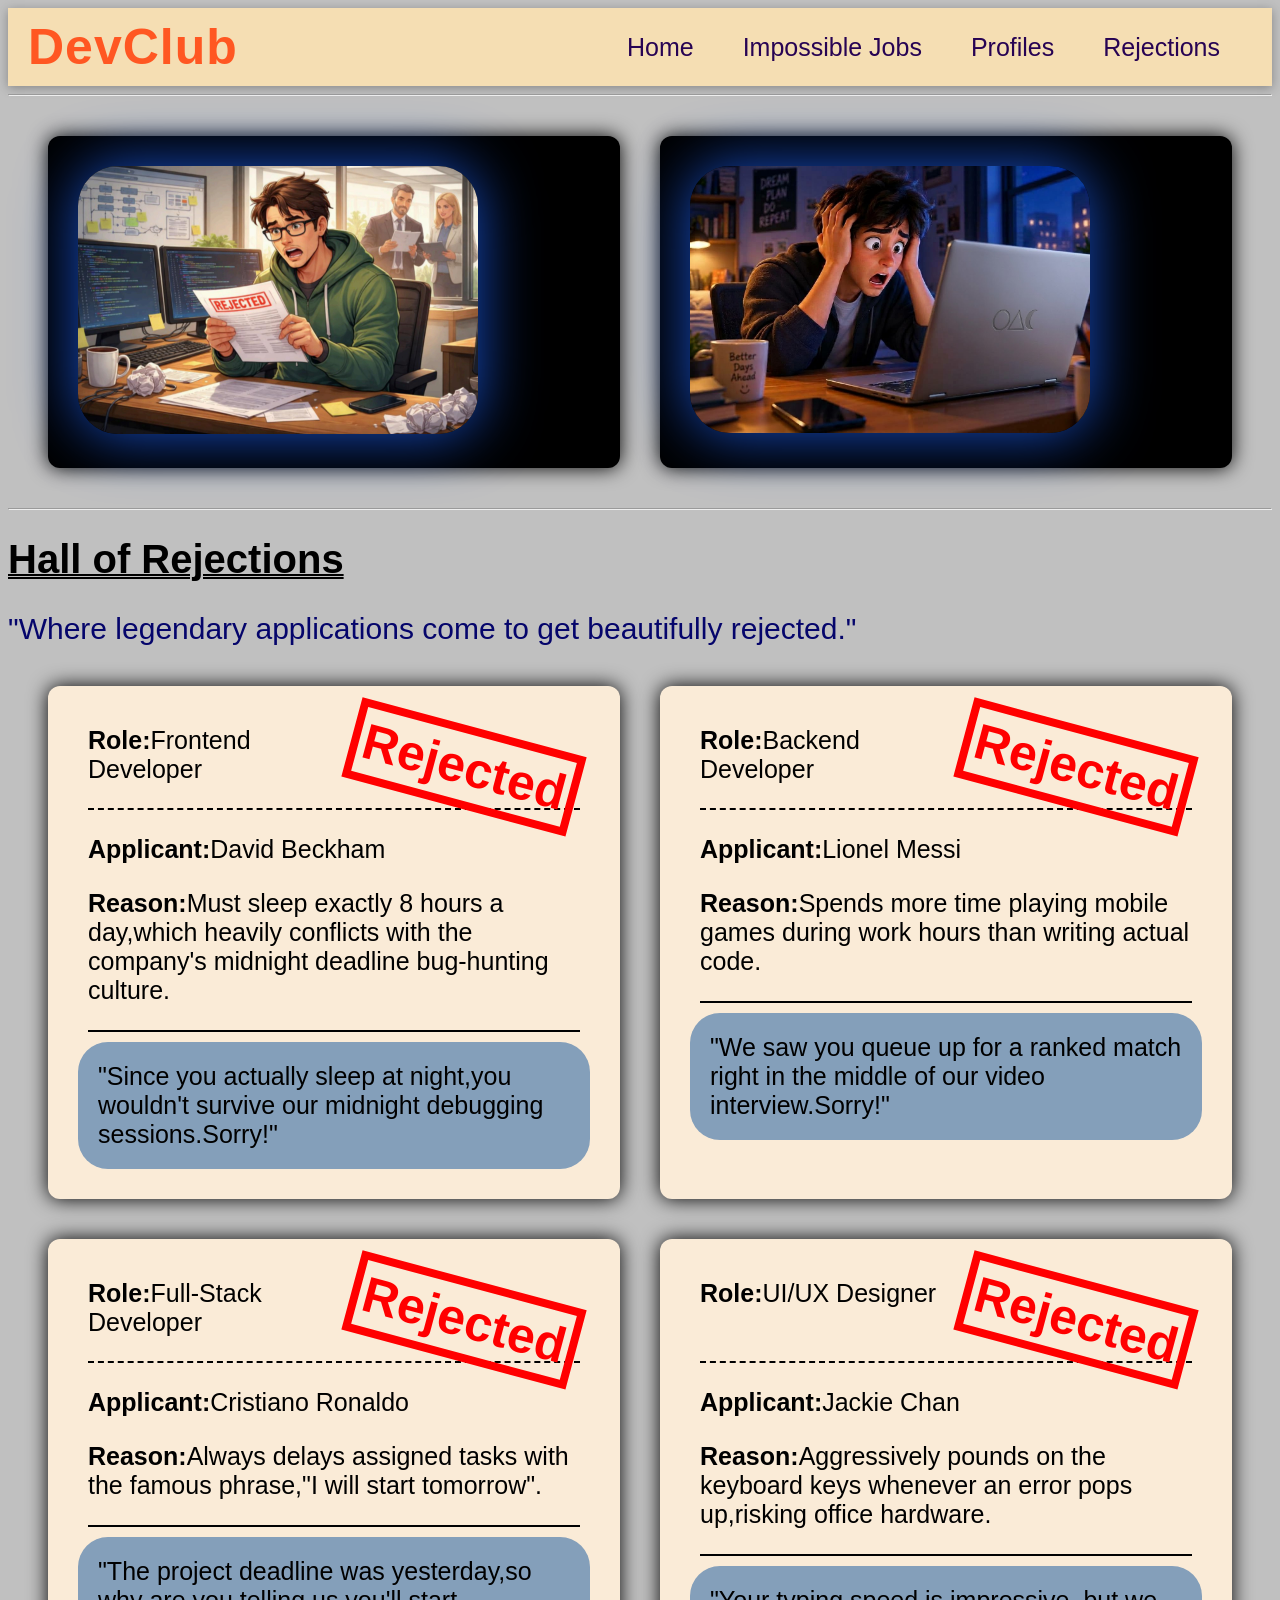
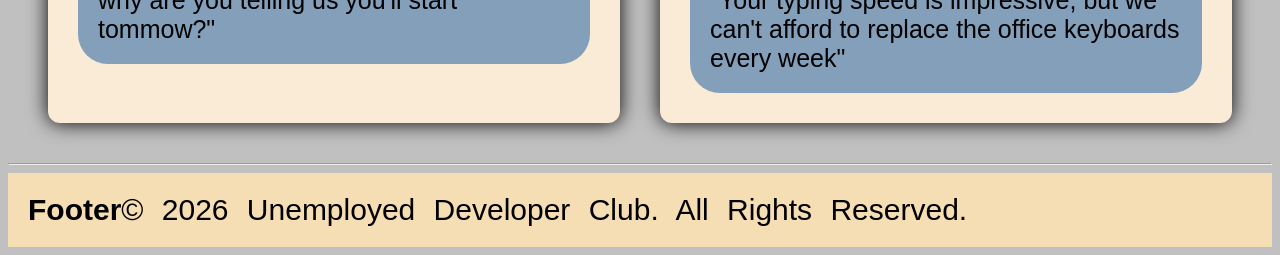
<file: Developer_Club/rejection.html>
<!DOCTYPE html>
<html lang="en">
<head>
    <meta charset="UTF-8">
    <meta name="viewport" content="width=device-width, initial-scale=1.0">
    <title>Hall of Rejections</title>
    <link rel="stylesheet" href="./css/rejection.css" type="text/css">
</head>
<body>
    <!--For header-->
    <header>
        <nav class="navbar">
            <div class="logo">DevClub</div>
            <ul class="nav-links">
                <li><a href="index.html">Home</a></li>
                <li><a href="job.html">Impossible Jobs</a></li>
                <li><a href="profile.html">Profiles</a></li>
                <li><a href="rejection.html">Rejections</a></li>
            </ul>   
        </nav>
    </header>
    <hr/>

    <!--For selection-->
    <selection class="select">
        <div class="grid">
          <div class="img_box">
            <div><img src="./images/rejection.jpg" ></div>
          </div>
          <div class="img_box">
            <div><img src="./images/rjection2.jpg" ></div>
          </div>
        </div>
        <hr/>
        <h1>Hall of Rejections</h1>
        <p>"Where legendary applications come to get beautifully rejected."</p>
    </selection>

    <!--For main-->
    <main class="grid"> 
        <div class="box">
            <div class="top">
                <div class="position"><span>Role:</span>Frontend Developer</div>
                <div class="reject">Rejected</div>
            </div>
            <div class="mid">
                <p><span>Applicant:</span>David Beckham</p>
                <p><span>Reason:</span>Must sleep exactly 8 hours a day,which heavily conflicts with the company's midnight deadline bug-hunting culture.</p>
            </div>
            <div class="quote">"Since you actually sleep at night,you wouldn't survive our midnight debugging sessions.Sorry!"</div>
        </div>
        <div class="box">
            <div class="top">
                <div class="position"><span>Role:</span>Backend Developer</div>
                <div class="reject">Rejected</div>
            </div>
            <div class="mid">
                <p><span>Applicant:</span>Lionel Messi</p>
                <p><span>Reason:</span>Spends more time playing mobile games during work hours than writing actual code.</p>
            </div>
            <div class="quote">"We saw you queue up for a ranked match right in the middle of our video interview.Sorry!"</div>
        </div>
        <div class="box">
            <div class="top">
                <div class="position"><span>Role:</span>Full-Stack Developer</div>
                <div class="reject">Rejected</div>
            </div>
            <div class="mid">
                <p><span>Applicant:</span>Cristiano Ronaldo</p>
                <p><span>Reason:</span>Always delays assigned tasks with the famous phrase,"I will start tomorrow".</p>
            </div>
            <div class="quote">"The project deadline was yesterday,so why are you telling us you'll start tommow?"</div>
        </div>
        <div class="box">
            <div class="top">
                <div class="position"><span>Role:</span>UI/UX Designer</div>
                <div class="reject">Rejected</div>
            </div>
            <div class="mid">
                <p><span>Applicant:</span>Jackie Chan</p>
                <p><span>Reason:</span>Aggressively pounds on the keyboard keys whenever an error pops up,risking office hardware.</p>
            </div>
            <div class="quote">"Your typing speed is impressive, but we can't afford to replace the office keyboards every week"</div>
        </div>
    </main>
    <hr/>

    <!--For footer-->
    <footer>
        <div><span>Footer</span>&copy; 2026 Unemployed Developer Club. All Rights Reserved. </div>
    </footer>
</body>
</html>
</file>
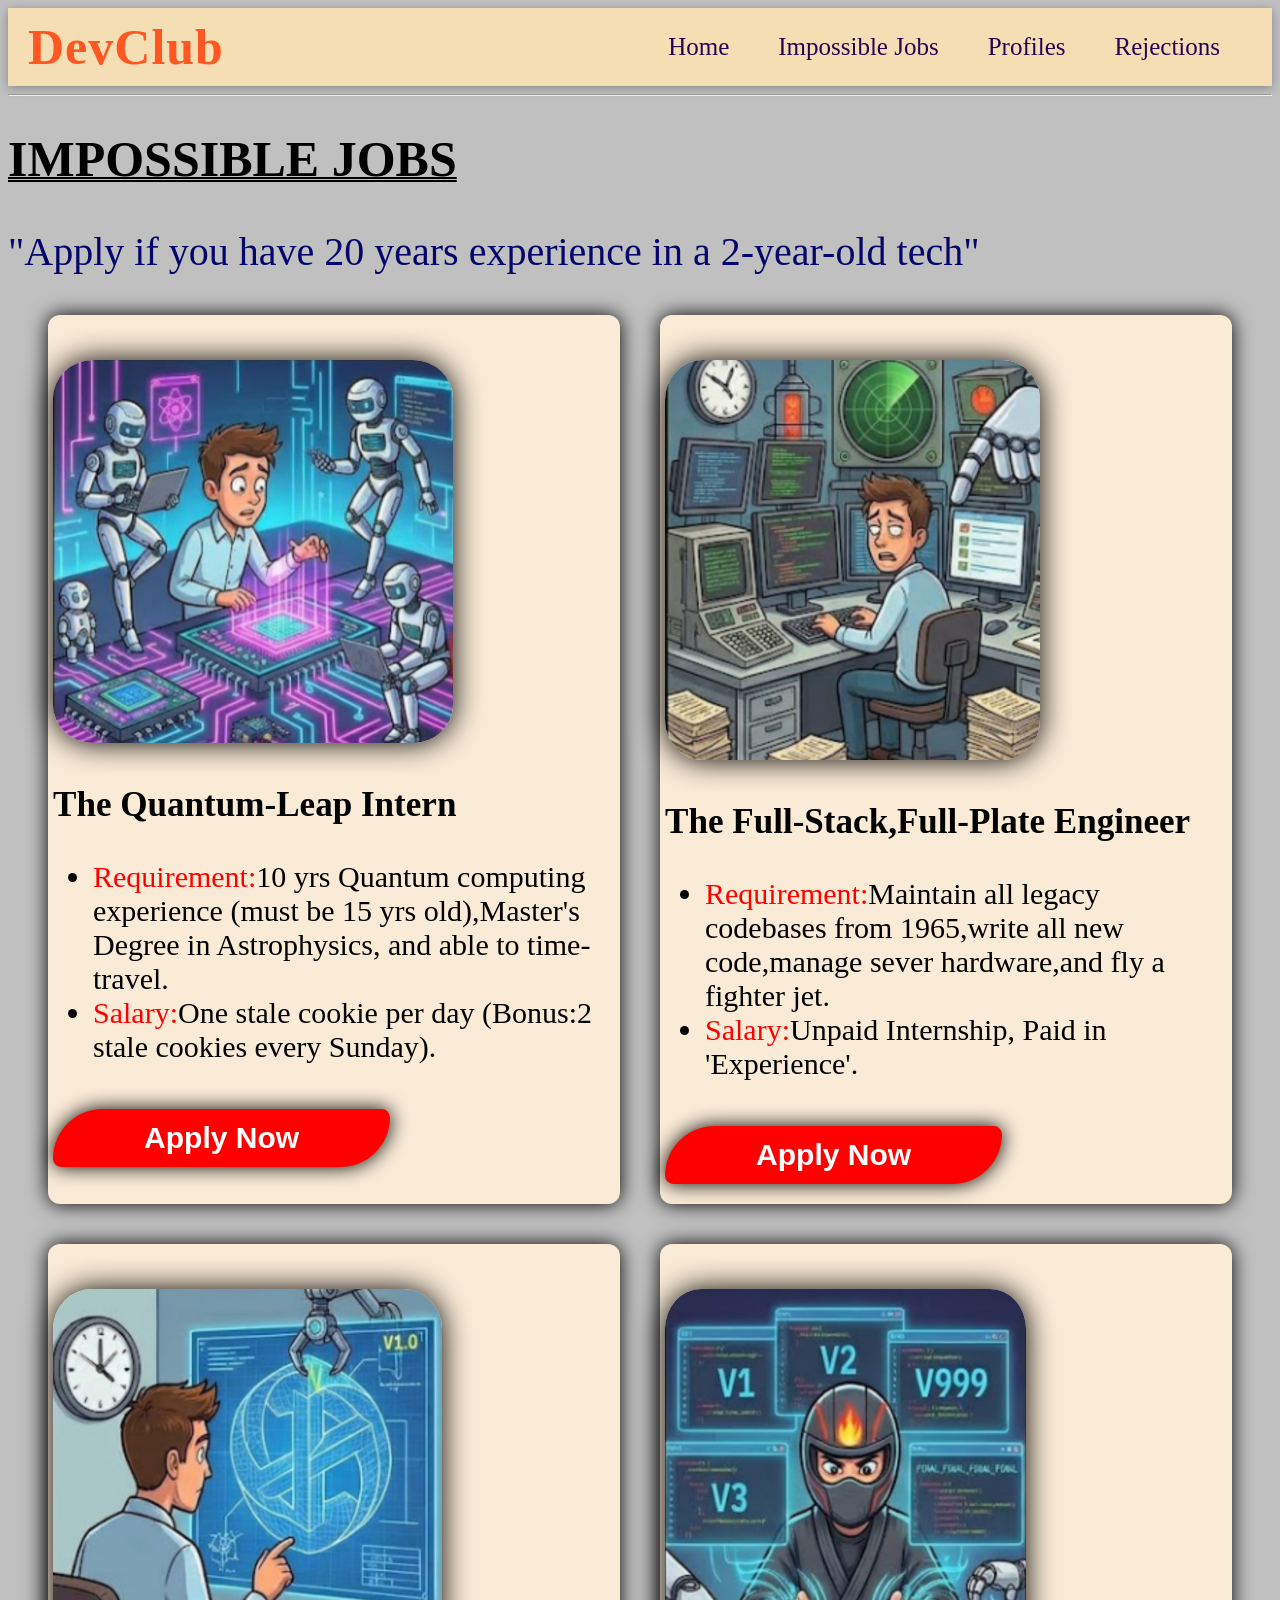
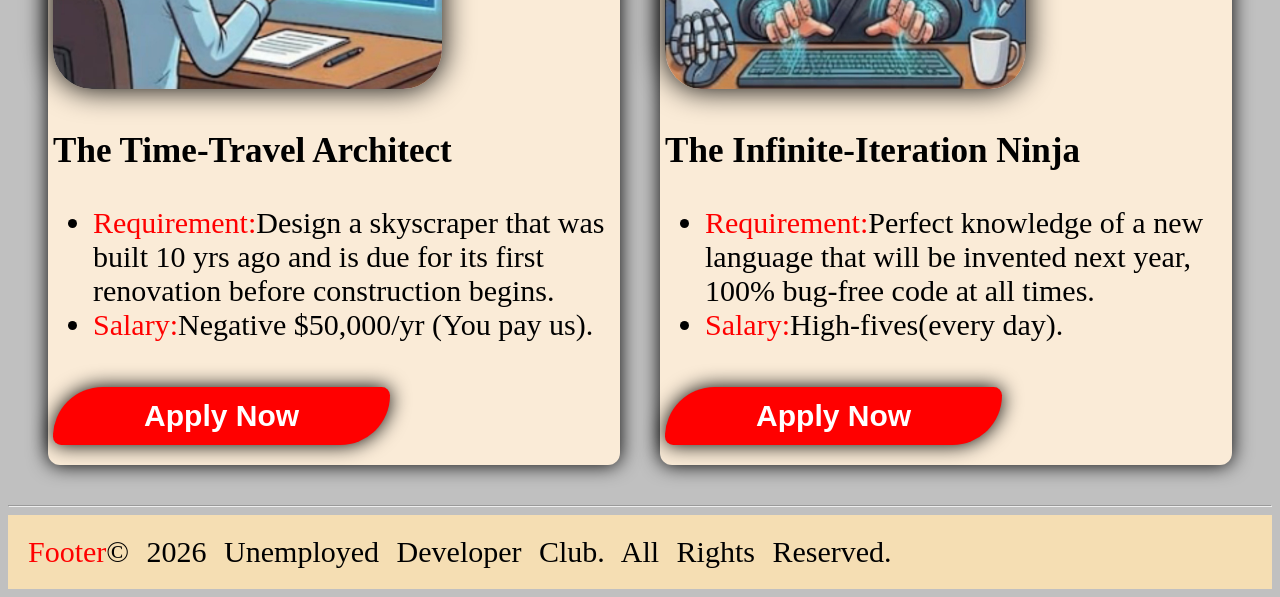
<file: Job_Page/job.html>
<!DOCTYPE html>
<html lang="en">
<head>
    <meta charset="UTF-8">
    <meta name="viewport" content="width=device-width, initial-scale=1.0">
    <title>Impossible Jobs</title>
    <link rel="stylesheet" href="job.css" type="text/css">
</head>
<body>

    <!--For header-->
    <header>
        <nav class="navbar">
            <div class="logo">DevClub</div>
            <ul class="nav-links">
                <li><a href="home.html">Home</a></li>
                <li><a href="job.html">Impossible Jobs</a></li>
                <li><a href="profile.html">Profiles</a></li>
                <li><a href="rejection.html">Rejections</a></li>
            </ul>   
        </nav>
    </header>
    <hr/>

    <!--For selection-->
    <selection class="select">
        <h1>IMPOSSIBLE JOBS</h1>
        <p>"Apply if you have 20 years experience in a 2-year-old tech"</p> 
    </selection>

    <!--For main-->
    <main class="grid">
        
        <div class="box">
            <div class="img"><img src="quantum.jpg"/></div>
            <h3>The Quantum-Leap Intern</h3>
            <ul class="list">
                <li><span>Requirement:</span>10 yrs Quantum computing experience (must be 15 yrs old),Master's Degree in Astrophysics, and able to time-travel.</li>
                <li><span>Salary:</span>One stale cookie per day (Bonus:2 stale cookies every Sunday).</li>
            </ul>
            <button class="bt" onclick="alert('Error 404: Experience too low!')">
                Apply Now
            </button>
        </div>

        <div class="box">
            <div class="img"><img src="full-stack.jpg"/></div>
            <h3>The Full-Stack,Full-Plate Engineer</h3>
            <ul class="list">
                <li><span>Requirement:</span>Maintain all legacy codebases from 1965,write all new code,manage sever hardware,and fly a fighter jet.</li>
                <li><span>Salary:</span>Unpaid Internship, Paid in 'Experience'. </li>
            </ul>
            <button class="bt" onclick="alert('Error 404: Experience too low!')">
                Apply Now
            </button>
        </div>

        <div class="box">
            <div class="img"><img src="time-traval.jpg"/></div>
            <h3>The Time-Travel Architect</h3>
            <ul class="list">
                <li><span>Requirement:</span>Design a skyscraper that was built 10 yrs ago and is due for its first renovation before construction begins.</li>
                <li><span>Salary:</span>Negative $50,000/yr (You pay us).</li>
            </ul>
            <button class="bt" onclick="alert('Error 404: Experience too low!')">
                Apply Now
            </button>
        </div>

        <div class="box">
            <div class="img"><img src="ninja.jpg"/></div>
            <h3>The Infinite-Iteration Ninja</h3>
            <ul class="list">
                <li><span>Requirement:</span>Perfect knowledge of a new language that will be invented next year, 100% bug-free code at all times. </li>
                <li><span>Salary:</span>High-fives(every day).</li>
            </ul>
            <button class="bt" onclick="alert('Error 404: Experience too low!')">
                Apply Now
            </button>
        </div>
    </main>
    <hr/>

    <!--For footer-->
    <footer>
        <div><span>Footer</span>&copy; 2026 Unemployed Developer Club. All Rights Reserved. </div>
    </footer>

 </body>
</html>
</file>
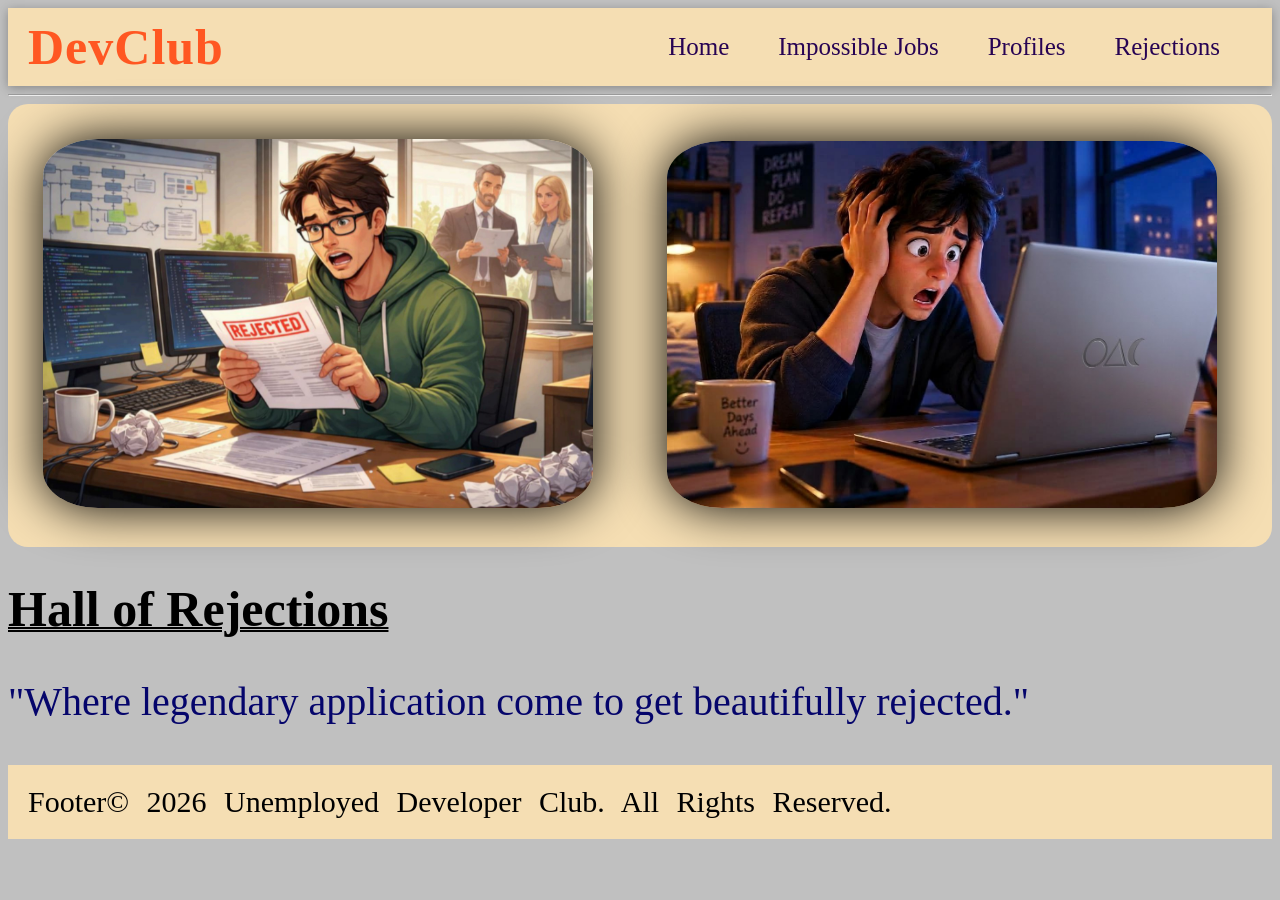
<file: Rejection_Page/rejection.html>
<!DOCTYPE html>
<html lang="en">
<head>
    <meta charset="UTF-8">
    <meta name="viewport" content="width=device-width, initial-scale=1.0">
    <title>Hall of Rejections</title>
    <link rel="stylesheet" href="rejection.css" type="text/css">
</head>
<body>
    <!--For header-->
    <header>
        <nav class="navbar">
            <div class="logo">DevClub</div>
            <ul class="nav-links">
                <li><a href="home.html">Home</a></li>
                <li><a href="job.html">Impossible Jobs</a></li>
                <li><a href="profile.html">Profiles</a></li>
                <li><a href="rejection.html">Rejections</a></li>
            </ul>   
        </nav>
    </header>
    <hr/>

    <!--For selection-->
    <selection class="select">
        <div class="img_box">
         <img src="rejection.jpg" >
         <img src="rjection2.jpg" >
        </div>
        <h1>Hall of Rejections</h1>
        <p>"Where legendary application come to get beautifully rejected."</p>
    </selection>

    <!--For footer-->
    <footer>
        <div><span>Footer</span>&copy; 2026 Unemployed Developer Club. All Rights Reserved. </div>
    </footer>
</body>
</html>
</file>
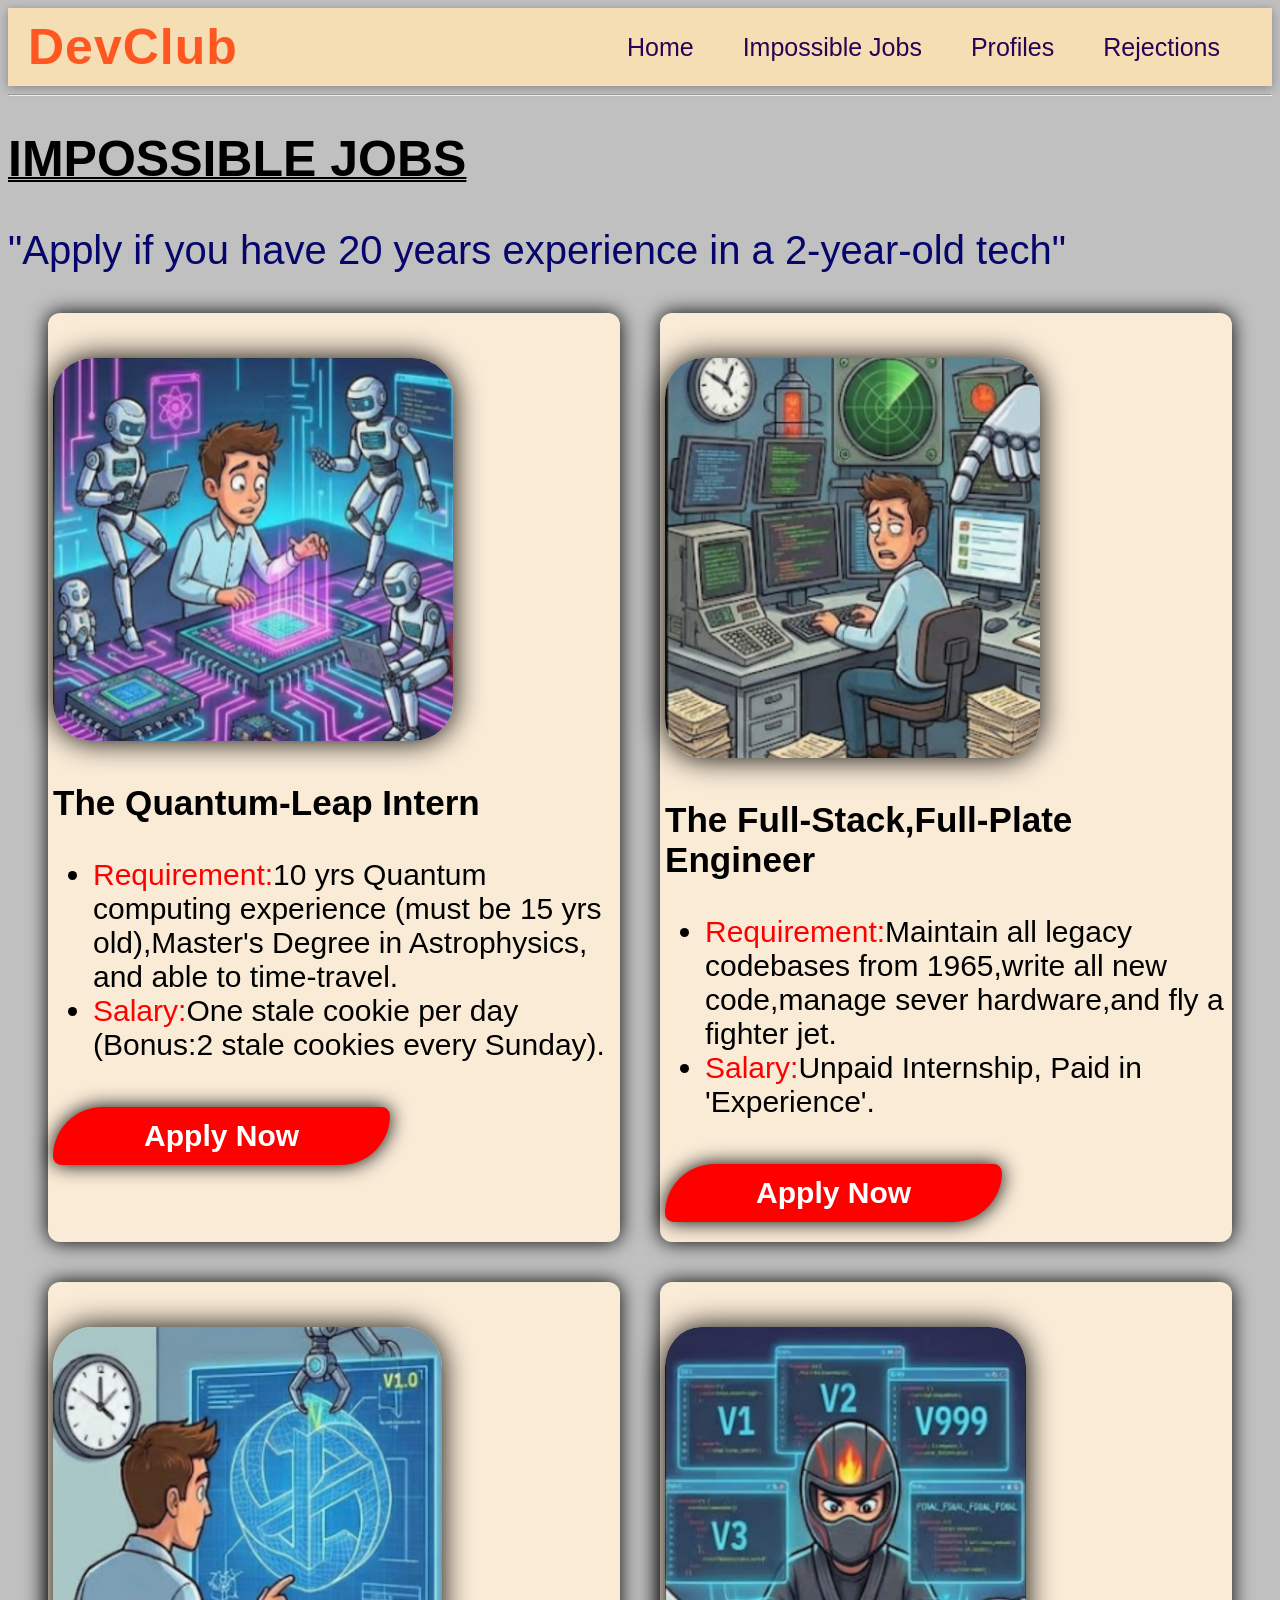
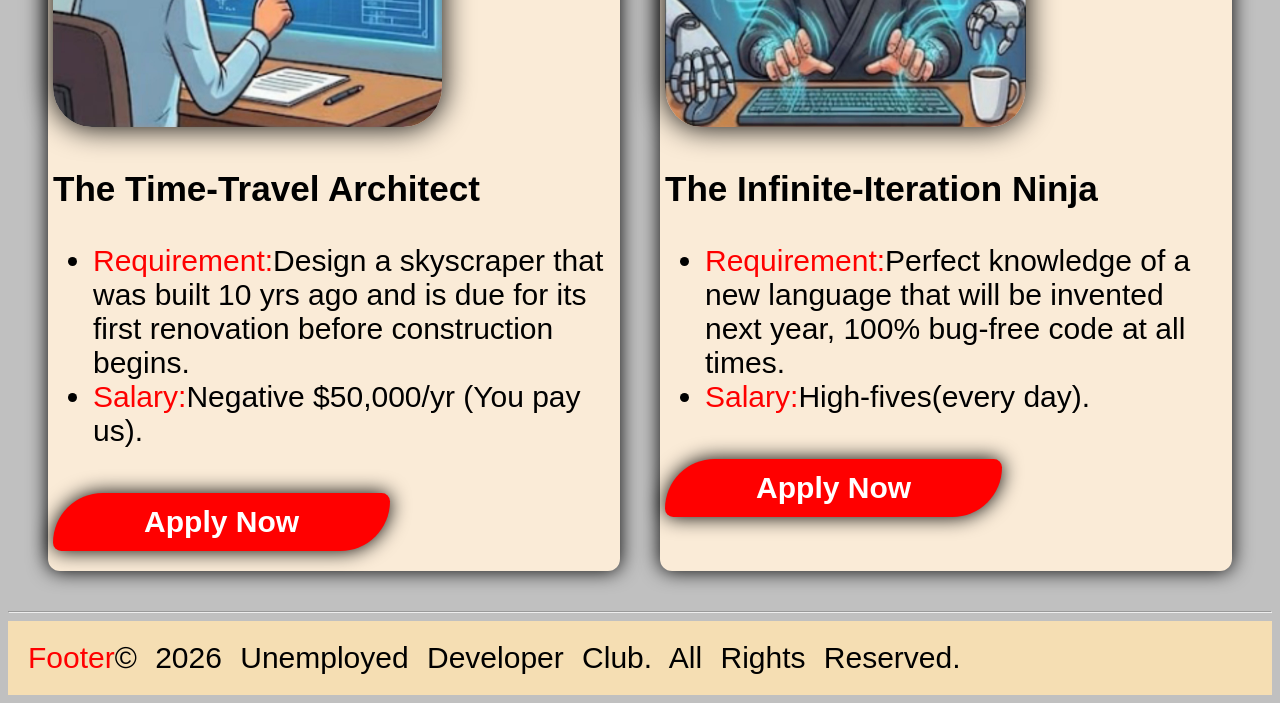
<file: Developer_Club/html/job.html>
<!DOCTYPE html>
<html lang="en">
<head>
    <meta charset="UTF-8">
    <meta name="viewport" content="width=device-width, initial-scale=1.0">
    <title>Impossible Jobs</title>
    <link rel="stylesheet" href="../css/job.css" type="text/css">
</head>
<body>

    <!--For header-->
    <header>
        <nav class="navbar">
            <div class="logo">DevClub</div>
            <ul class="nav-links">
                <li><a href="index.html">Home</a></li>
                <li><a href="job.html">Impossible Jobs</a></li>
                <li><a href="profile.html">Profiles</a></li>
                <li><a href="rejection.html">Rejections</a></li>
            </ul>   
        </nav>
    </header>
    <hr/>

    <!--For selection-->
    <selection class="select">
        <h1>IMPOSSIBLE JOBS</h1>
        <p>"Apply if you have 20 years experience in a 2-year-old tech"</p> 
    </selection>

    <!--For main-->
    <main class="grid">
        
        <div class="box">
            <div class="img"><img src="../images/quantum.jpg"/></div>
            <h3>The Quantum-Leap Intern</h3>
            <ul class="list">
                <li><span>Requirement:</span>10 yrs Quantum computing experience (must be 15 yrs old),Master's Degree in Astrophysics, and able to time-travel.</li>
                <li><span>Salary:</span>One stale cookie per day (Bonus:2 stale cookies every Sunday).</li>
            </ul>
            <button class="bt" onclick="alert('Error 404: Experience too low!')">
                Apply Now
            </button>
        </div>

        <div class="box">
            <div class="img"><img src="../images/full-stack.jpg"/></div>
            <h3>The Full-Stack,Full-Plate Engineer</h3>
            <ul class="list">
                <li><span>Requirement:</span>Maintain all legacy codebases from 1965,write all new code,manage sever hardware,and fly a fighter jet.</li>
                <li><span>Salary:</span>Unpaid Internship, Paid in 'Experience'. </li>
            </ul>
            <button class="bt" onclick="alert('Error 404: Experience too low!')">
                Apply Now
            </button>
        </div>

        <div class="box">
            <div class="img"><img src="../images/time-traval.jpg"/></div>
            <h3>The Time-Travel Architect</h3>
            <ul class="list">
                <li><span>Requirement:</span>Design a skyscraper that was built 10 yrs ago and is due for its first renovation before construction begins.</li>
                <li><span>Salary:</span>Negative $50,000/yr (You pay us).</li>
            </ul>
            <button class="bt" onclick="alert('Error 404: Experience too low!')">
                Apply Now
            </button>
        </div>

        <div class="box">
            <div class="img"><img src="../images/ninja.jpg"/></div>
            <h3>The Infinite-Iteration Ninja</h3>
            <ul class="list">
                <li><span>Requirement:</span>Perfect knowledge of a new language that will be invented next year, 100% bug-free code at all times. </li>
                <li><span>Salary:</span>High-fives(every day).</li>
            </ul>
            <button class="bt" onclick="alert('Error 404: Experience too low!')">
                Apply Now
            </button>
        </div>
    </main>
    <hr/>

    <!--For footer-->
    <footer>
        <div><span>Footer</span>&copy; 2026 Unemployed Developer Club. All Rights Reserved. </div>
    </footer>

 </body>
</html>
</file>
<file: style.css>
/* Unemployed Developer Club — shared styles */
:root{
    --bg:#080d1c;
    --panel:#0f1830;
    --line:#22346a;
    --cyan:#45e7f4;
    --blue:#438bff;
    --pink:#ff4e85;
    --coral:#ff765f;
    --text:#e8edfb;
    --mute:#93a0c4
}
*{
    box-sizing:border-box;
    margin:0;
}
html{
    scroll-behavior:smooth;
}
body{
    background:var(--bg) radial-gradient(60rem 30rem at 90% -10%,
    #17327a 0,transparent 60%);
    color:var(--text);
    font:1.05rem/1.65 "Bricolage Grotesque",system-ui,sans-serif;
    min-height:100vh;
    display:flex;
    flex-direction:column;
}
main{
    flex:1;
    width:min(1100px,92%);
    margin:0 auto;
    padding:3rem 0 4rem;
}
a{
    color:inherit;
}
:focus-visible{
    outline:3px solid var(--cyan);
    outline-offset:3px;
}
h1,h2,h3{
    line-height:1.1;
    letter-spacing:-.02em;
}
h1{
    font-size:clamp(2.6rem,7vw,5.2rem);
    font-weight:800;
}
h2{
    font-size:clamp(1.8rem,4vw,2.6rem);
    margin-bottom:1rem;
}
p{
    max-width:62ch;
    color:var(--mute);
}
code,.mono{
    font-family:"IBM Plex Mono",ui-monospace,Consolas,monospace;
}

/* nav */
.nav{
    position:sticky;
    top:0;z-index:5;
    background:rgba(8,13,28,.88);
    backdrop-filter:blur(8px);
    border-bottom:1px solid var(--line)
}
.nav-in{
    width:min(1100px,92%);
    margin:0 auto;
    display:flex;
    flex-wrap:wrap;
    align-items:center;
    justify-content:space-between;
    gap:.5rem 1.5rem;
    padding:.8rem 0
}
.logo{
    font-weight:800;
    text-decoration:none;
    font-size:1.15rem
}
.logo b{
    color:var(--cyan)
}
.nav ul{
    list-style:none;
    padding:0;
    display:flex;
    flex-wrap:wrap;
    gap:.3rem
}
.nav li a{
    display:block;
    padding:.4rem .9rem;
    border-radius:99px;
    text-decoration:none;
    color:var(--mute);
    transition:background .2s,color .2s
}
.nav li a:hover{
    color:var(--text);
    background:#16224a
}
.nav li a[aria-current]{
    color:var(--bg);
    background:var(--cyan);
    font-weight:700
}

/* buttons */
.btn{
    display:inline-block;
    padding:.75rem 1.4rem;
    border-radius:.8rem .8rem .8rem 0;
    font-weight:700;
    text-decoration:none;
    background:linear-gradient(135deg,var(--pink),var(--coral));
    color:#fff;
    box-shadow:0 8px 24px -8px var(--pink);
    transition:transform .2s,box-shadow .2s
}
.btn:hover{
    transform:translateY(-3px);
    box-shadow:0 14px 28px -8px var(--pink)
}
.btn.ghost{
    background:none;
    border:2px solid var(--cyan);
    color:var(--cyan);
    box-shadow:none;
}
.btn.ghost:hover{
    background:var(--cyan);
    color:var(--bg);
}
.row{
    display:flex;
    flex-wrap:wrap;
    gap:1rem;
    margin-top:1.8rem
}

/* home hero */
.hero{
    display:grid;
    grid-template-columns:1.1fr .9fr;
    gap:3rem;
    align-items:center;
}
.hero h1 span{
    display:block;
    color:transparent;
    -webkit-text-stroke:2px var(--cyan)
}
.hero p{
    margin-top:1.4rem;
    font-size:1.15rem;
}
.term{
    background:#050914;
    border:1px solid var(--line);
    border-radius:1rem 1rem 1rem .2rem;
    box-shadow:0 0 60px -15px var(--blue);
    overflow:hidden;
    animation:float 6s ease-in-out infinite;
}
.term-bar{
    display:flex;
    gap:.45rem;
    padding:.7rem 1rem;
    background:#0d1530
}
.term-bar i{
    width:.8rem;height:.8rem;
    border-radius:50%;background:var(--pink);
}
.term-bar i:nth-child(2){
    background:var(--coral);
}
.term-bar i:nth-child(3){
    background:var(--cyan);
}
.term pre{
    padding:1.2rem;font:.9rem/1.9 "IBM Plex Mono",ui-monospace,monospace;
    color:var(--cyan);
    overflow-x:auto
}
.term pre span{
    display:block;
    overflow:hidden;
    white-space:nowrap;
    width:0;animation:type .9s steps(var(--n),end) forwards;
    animation-delay:var(--d);
}
.term .err{
    color:var(--pink);
}
.term .ok{
    color:#7dffb0
}
@keyframes type{to{width:calc(var(--n)*1ch)}}
@keyframes float{50%{transform:translateY(-10px)}}

/* status strip */
.strip{
    display:grid;
    grid-template-columns:repeat(3,1fr);
    margin:4rem 0 3rem;
    border:1px solid var(--line);
    border-radius:1rem;
    overflow:hidden;
}
.strip div{
    padding:1.3rem 1.5rem;
    background:var(--panel)
}
.strip div+div{
    border-left:1px solid var(--line)
}
.strip strong{
    display:block;
    font-size:2rem;
    color:var(--cyan);
}
.strip span{
    color:var(--mute);
    font-size:.95rem;
}

/* generic grids and cards */
.grid{
    display:grid;
    gap:1.4rem;
    grid-template-columns:repeat(3,1fr);
}
.card{
    background:var(--panel);
    border:1px solid var(--line);
    border-radius:1.2rem;padding:1.6rem;
    transition:transform .25s,border-color .25s;
}
.card:hover{
    transform:translateY(-8px);
    border-color:var(--cyan);
}
.card h3{
    font-size:1.35rem;
    margin-bottom:.5rem
}
.card.wide{
    grid-column:span 2;
    background:linear-gradient(135deg,#12245a,var(--panel));
}
.card .emoji{
    font-size:2.2rem;
    display:block;
    margin-bottom:.6rem;
}
.page-head{
    margin-bottom:3rem;
}
.page-head p{
    font-size:1.15rem;
    margin-top:.8rem;
}

/* footer */
footer{
    border-top:1px solid var(--line);
    padding:1.6rem 4%;
    text-align:center;
    color:var(--mute);
    font-size:.9rem;
}

/* responsive */
@media (max-width:900px){
    .grid{grid-template-columns:repeat(2,1fr)}
    .hero{grid-template-columns:1fr}
    .card.wide{grid-column:span 2}
}
@media (max-width:620px){
    .grid,.letters{grid-template-columns:1fr}
    .card.wide{grid-column:auto}
    .strip{grid-template-columns:1fr}
    .strip div+div{border-left:0;
    border-top:1px solid var(--line)}
    main{padding-top:2rem}
}
@media (prefers-reduced-motion:reduce){
    *{animation:none!important;
        transition:none!important}
        .term pre span{width:auto}
}

/* ===== Colour upgrade ===== */
:root{
    --yellow:#ffd23f;
    --purple:#8b5cff;
    --green:#3dffa2;
}
body::before{
    content:"";
    position:fixed;
    inset:0;z-index:-1;
    pointer-events:none;
    background:radial-gradient(28rem 28rem at 8% 20%,#8b5cff44,transparent 70%),radial-gradient(26rem 26rem at 95% 55%,#ff4e8540,transparent 70%),radial-gradient(30rem 30rem at 30% 105%,#3dffa233,transparent 70%);
    animation:drift 18s ease-in-out infinite alternate;
}
@keyframes drift{to{transform:translate(-3%,4%) scale(1.08)}}
@keyframes shine{to{background-position:300% 0}}
@keyframes roll{to{transform:translateX(-50%)}}

/* headings */
.hero h1 span,.page-head h1{
    background:linear-gradient(90deg,var(--cyan),var(--purple),var(--pink),var(--yellow),var(--cyan));
    background-size:300% 100%;
    -webkit-background-clip:text;
    background-clip:text;color:transparent;
    -webkit-text-stroke:0;
    animation:shine 8s linear infinite
}
h2{
    display:inline-block;
    background:linear-gradient(transparent 62%,#ff4e8566 62%,#ff4e8566 90%,transparent 90%);
}

/* nav and buttons */
.nav{
    border-image:linear-gradient(90deg,var(--cyan),var(--purple),var(--pink),var(--yellow)) 1
}
.nav li a[aria-current]{
    background:linear-gradient(135deg,var(--cyan),var(--green))
}
.nav li:nth-child(2) a:hover{
    background:#ffd23f33;
}
.nav li:nth-child(3) a:hover{
    background:#8b5cff44;
}
.nav li:nth-child(4) a:hover{
    background:#ff4e8544;
}
.btn{
    background:linear-gradient(120deg,var(--pink),var(--coral),var(--yellow),var(--pink));
    background-size:250% 100%;animation:shine 6s linear infinite
}
.btn.ghost{
    background:none;
    animation:none;
}

/* ticker */
.ticker{
    overflow:hidden;
    background:linear-gradient(90deg,var(--purple),var(--pink),var(--coral));
    color:#fff;font-weight:700;
    transform:rotate(-1deg);
    margin:0 -2%;position:relative;
    z-index:1;
}
.ticker div{
    display:flex;
    width:max-content;
    animation:roll 28s linear infinite;
}
.ticker span{padding:.55rem 1.4rem;white-space:nowrap}

/* per-card accent colours */
.grid>.card,.letters>.letter{
    --c:var(--cyan);
    --c2:var(--blue);
}
.grid>.card:nth-child(2){
    --c:var(--pink);
    --c2:var(--yellow);
}
.grid>.card:nth-child(3){
    --c:var(--green);
    --c2:var(--cyan);
}
.grid>.card:nth-child(4){
    --c:var(--yellow);
    --c2:var(--coral);
}
.grid>.card:nth-child(5){
    --c:var(--purple);
    --c2:var(--pink);
}
.grid>.card{
    border:1px solid var(--line);
    border-top:6px solid var(--c);
    background:linear-gradient(160deg,color-mix(in srgb,var(--c) 14%,var(--panel)),var(--panel) 60%)
}
.grid>.card.wide{
    background:linear-gradient(135deg,color-mix(in srgb,var(--c) 22%,#12245a),var(--panel));
}
.card:hover{
    border-color:var(--c);
    box-shadow:0 18px 40px -14px var(--c);
}
.card h3{
    color:var(--c);
}
.card .emoji{
    display:grid;
    place-items:center;
    width:3.4rem;
    height:3.4rem;
    border-radius:1rem;
    background:color-mix(in srgb,var(--c) 22%,transparent);
    font-size:1.8rem;
}

.closing{
    background:linear-gradient(135deg,#ff4e8555,#8b5cff55,#45e7f444);
    border:0;
}

footer{
    border-top:0;
    position:relative;
}
footer::before{
    content:"";
    position:absolute;
    inset:0 0 auto;
    height:4px;
    background:linear-gradient(90deg,var(--cyan),var(--purple),var(--pink),var(--yellow),var(--green))
}
</file>
<file: Developer_Club/css/home.css>
/* Unemployed Developer Club — shared styles */
:root{
    --bg:#080d1c;
    --panel:#0f1830;
    --line:#22346a;
    --cyan:#45e7f4;
    --blue:#438bff;
    --pink:#ff4e85;
    --coral:#ff765f;
    --text:#e8edfb;
    --mute:#93a0c4
}
*{
    box-sizing:border-box;
    margin:0;
}
html{
    scroll-behavior:smooth;
}
body{
    background:var(--bg) radial-gradient(60rem 30rem at 90% -10%,
    #17327a 0,transparent 60%);
    color:var(--text);
    font:1.05rem/1.65 "Bricolage Grotesque",system-ui,sans-serif;
    min-height:100vh;
    display:flex;
    flex-direction:column;
}
main{
    flex:1;
    width:min(1100px,92%);
    margin:0 auto;
    padding:3rem 0 4rem;
}
a{
    color:inherit;
}
:focus-visible{
    outline:3px solid var(--cyan);
    outline-offset:3px;
}
h1,h2,h3{
    line-height:1.1;
    letter-spacing:-.02em;
}
h1{
    font-size:clamp(2.6rem,7vw,5.2rem);
    font-weight:800;
}
h2{
    font-size:clamp(1.8rem,4vw,2.6rem);
    margin-bottom:1rem;
}
p{
    max-width:62ch;
    color:var(--mute);
}
code,.mono{
    font-family:"IBM Plex Mono",ui-monospace,Consolas,monospace;
}

/* nav */
.nav{
    position:sticky;
    top:0;z-index:5;
    background:rgba(8,13,28,.88);
    backdrop-filter:blur(8px);
    border-bottom:1px solid var(--line)
}
.nav-in{
    width:min(1100px,92%);
    margin:0 auto;
    display:flex;
    flex-wrap:wrap;
    align-items:center;
    justify-content:space-between;
    gap:.5rem 1.5rem;
    padding:.8rem 0
}
.logo{
    font-weight:800;
    text-decoration:none;
    font-size:1.15rem
}
.logo b{
    color:var(--cyan)
}
.nav ul{
    list-style:none;
    padding:0;
    display:flex;
    flex-wrap:wrap;
    gap:.3rem
}
.nav li a{
    display:block;
    padding:.4rem .9rem;
    border-radius:99px;
    text-decoration:none;
    color:var(--mute);
    transition:background .2s,color .2s
}
.nav li a:hover{
    color:var(--text);
    background:#16224a
}
.nav li a[aria-current]{
    color:var(--bg);
    background:var(--cyan);
    font-weight:700
}

/* buttons */
.btn{
    display:inline-block;
    padding:.75rem 1.4rem;
    border-radius:.8rem .8rem .8rem 0;
    font-weight:700;
    text-decoration:none;
    background:linear-gradient(135deg,var(--pink),var(--coral));
    color:#fff;
    box-shadow:0 8px 24px -8px var(--pink);
    transition:transform .2s,box-shadow .2s
}
.btn:hover{
    transform:translateY(-3px);
    box-shadow:0 14px 28px -8px var(--pink)
}
.btn.ghost{
    background:none;
    border:2px solid var(--cyan);
    color:var(--cyan);
    box-shadow:none;
}
.btn.ghost:hover{
    background:var(--cyan);
    color:var(--bg);
}
.row{
    display:flex;
    flex-wrap:wrap;
    gap:1rem;
    margin-top:1.8rem
}

/* home hero */
.hero{
    display:grid;
    grid-template-columns:1.1fr .9fr;
    gap:3rem;
    align-items:center;
}
.hero h1 span{
    display:block;
    color:transparent;
    -webkit-text-stroke:2px var(--cyan)
}
.hero p{
    margin-top:1.4rem;
    font-size:1.15rem;
}
.term{
    background:#050914;
    border:1px solid var(--line);
    border-radius:1rem 1rem 1rem .2rem;
    box-shadow:0 0 60px -15px var(--blue);
    overflow:hidden;
    animation:float 6s ease-in-out infinite;
}
.term-bar{
    display:flex;
    gap:.45rem;
    padding:.7rem 1rem;
    background:#0d1530
}
.term-bar i{
    width:.8rem;height:.8rem;
    border-radius:50%;background:var(--pink);
}
.term-bar i:nth-child(2){
    background:var(--coral);
}
.term-bar i:nth-child(3){
    background:var(--cyan);
}
.term pre{
    padding:1.2rem;font:.9rem/1.9 "IBM Plex Mono",ui-monospace,monospace;
    color:var(--cyan);
    overflow-x:auto
}
.term pre span{
    display:block;
    overflow:hidden;
    white-space:nowrap;
    width:0;animation:type .9s steps(var(--n),end) forwards;
    animation-delay:var(--d);
}
.term .err{
    color:var(--pink);
}
.term .ok{
    color:#7dffb0
}
@keyframes type{to{width:calc(var(--n)*1ch)}}
@keyframes float{50%{transform:translateY(-10px)}}

/* status strip */
.strip{
    display:grid;
    grid-template-columns:repeat(3,1fr);
    margin:4rem 0 3rem;
    border:1px solid var(--line);
    border-radius:1rem;
    overflow:hidden;
}
.strip div{
    padding:1.3rem 1.5rem;
    background:var(--panel)
}
.strip div+div{
    border-left:1px solid var(--line)
}
.strip strong{
    display:block;
    font-size:2rem;
    color:var(--cyan);
}
.strip span{
    color:var(--mute);
    font-size:.95rem;
}

/* generic grids and cards */
.grid{
    display:grid;
    gap:1.4rem;
    grid-template-columns:repeat(3,1fr);
}
.card{
    background:var(--panel);
    border:1px solid var(--line);
    border-radius:1.2rem;padding:1.6rem;
    transition:transform .25s,border-color .25s;
}
.card:hover{
    transform:translateY(-8px);
    border-color:var(--cyan);
}
.card h3{
    font-size:1.35rem;
    margin-bottom:.5rem
}
.card.wide{
    grid-column:span 2;
    background:linear-gradient(135deg,#12245a,var(--panel));
}
.card .emoji{
    font-size:2.2rem;
    display:block;
    margin-bottom:.6rem;
}
.page-head{
    margin-bottom:3rem;
}
.page-head p{
    font-size:1.15rem;
    margin-top:.8rem;
}

/* footer */
footer{
    border-top:1px solid var(--line);
    padding:1.6rem 4%;
    text-align:center;
    color:var(--mute);
    font-size:.9rem;
}

/* responsive */
@media (max-width:900px){
    .grid{grid-template-columns:repeat(2,1fr)}
    .hero{grid-template-columns:1fr}
    .card.wide{grid-column:span 2}
}
@media (max-width:620px){
    .grid,.letters{grid-template-columns:1fr}
    .card.wide{grid-column:auto}
    .strip{grid-template-columns:1fr}
    .strip div+div{border-left:0;
    border-top:1px solid var(--line)}
    main{padding-top:2rem}
}
@media (prefers-reduced-motion:reduce){
    *{animation:none!important;
        transition:none!important}
        .term pre span{width:auto}
}

/* ===== Colour upgrade ===== */
:root{
    --yellow:#ffd23f;
    --purple:#8b5cff;
    --green:#3dffa2;
}
body::before{
    content:"";
    position:fixed;
    inset:0;z-index:-1;
    pointer-events:none;
    background:radial-gradient(28rem 28rem at 8% 20%,#8b5cff44,transparent 70%),radial-gradient(26rem 26rem at 95% 55%,#ff4e8540,transparent 70%),radial-gradient(30rem 30rem at 30% 105%,#3dffa233,transparent 70%);
    animation:drift 18s ease-in-out infinite alternate;
}
@keyframes drift{to{transform:translate(-3%,4%) scale(1.08)}}
@keyframes shine{to{background-position:300% 0}}
@keyframes roll{to{transform:translateX(-50%)}}

/* headings */
.hero h1 span,.page-head h1{
    background:linear-gradient(90deg,var(--cyan),var(--purple),var(--pink),var(--yellow),var(--cyan));
    background-size:300% 100%;
    -webkit-background-clip:text;
    background-clip:text;color:transparent;
    -webkit-text-stroke:0;
    animation:shine 8s linear infinite
}
h2{
    display:inline-block;
    background:linear-gradient(transparent 62%,#ff4e8566 62%,#ff4e8566 90%,transparent 90%);
}

/* nav and buttons */
.nav{
    border-image:linear-gradient(90deg,var(--cyan),var(--purple),var(--pink),var(--yellow)) 1
}
.nav li a[aria-current]{
    background:linear-gradient(135deg,var(--cyan),var(--green))
}
.nav li:nth-child(2) a:hover{
    background:#ffd23f33;
}
.nav li:nth-child(3) a:hover{
    background:#8b5cff44;
}
.nav li:nth-child(4) a:hover{
    background:#ff4e8544;
}
.btn{
    background:linear-gradient(120deg,var(--pink),var(--coral),var(--yellow),var(--pink));
    background-size:250% 100%;animation:shine 6s linear infinite
}
.btn.ghost{
    background:none;
    animation:none;
}

/* ticker */
.ticker{
    overflow:hidden;
    background:linear-gradient(90deg,var(--purple),var(--pink),var(--coral));
    color:#fff;font-weight:700;
    transform:rotate(-1deg);
    margin:0 -2%;position:relative;
    z-index:1;
}
.ticker div{
    display:flex;
    width:max-content;
    animation:roll 28s linear infinite;
}
.ticker span{padding:.55rem 1.4rem;white-space:nowrap}

/* per-card accent colours */
.grid>.card,.letters>.letter{
    --c:var(--cyan);
    --c2:var(--blue);
}
.grid>.card:nth-child(2){
    --c:var(--pink);
    --c2:var(--yellow);
}
.grid>.card:nth-child(3){
    --c:var(--green);
    --c2:var(--cyan);
}
.grid>.card:nth-child(4){
    --c:var(--yellow);
    --c2:var(--coral);
}
.grid>.card:nth-child(5){
    --c:var(--purple);
    --c2:var(--pink);
}
.grid>.card{
    border:1px solid var(--line);
    border-top:6px solid var(--c);
    background:linear-gradient(160deg,color-mix(in srgb,var(--c) 14%,var(--panel)),var(--panel) 60%)
}
.grid>.card.wide{
    background:linear-gradient(135deg,color-mix(in srgb,var(--c) 22%,#12245a),var(--panel));
}
.card:hover{
    border-color:var(--c);
    box-shadow:0 18px 40px -14px var(--c);
}
.card h3{
    color:var(--c);
}
.card .emoji{
    display:grid;
    place-items:center;
    width:3.4rem;
    height:3.4rem;
    border-radius:1rem;
    background:color-mix(in srgb,var(--c) 22%,transparent);
    font-size:1.8rem;
}

.closing{
    background:linear-gradient(135deg,#ff4e8555,#8b5cff55,#45e7f444);
    border:0;
}

footer{
    border-top:0;
    position:relative;
}
footer::before{
    content:"";
    position:absolute;
    inset:0 0 auto;
    height:4px;
    background:linear-gradient(90deg,var(--cyan),var(--purple),var(--pink),var(--yellow),var(--green))
}
</file>
<file: Developer_Club/home.css>
/* Unemployed Developer Club — shared styles */
:root{
    --bg:#080d1c;
    --panel:#0f1830;
    --line:#22346a;
    --cyan:#45e7f4;
    --blue:#438bff;
    --pink:#ff4e85;
    --coral:#ff765f;
    --text:#e8edfb;
    --mute:#93a0c4
}
*{
    box-sizing:border-box;
    margin:0;
}
html{
    scroll-behavior:smooth;
}
body{
    background:var(--bg) radial-gradient(60rem 30rem at 90% -10%,
    #17327a 0,transparent 60%);
    color:var(--text);
    font:1.05rem/1.65 "Bricolage Grotesque",system-ui,sans-serif;
    min-height:100vh;
    display:flex;
    flex-direction:column;
}
main{
    flex:1;
    width:min(1100px,92%);
    margin:0 auto;
    padding:3rem 0 4rem;
}
a{
    color:inherit;
}
:focus-visible{
    outline:3px solid var(--cyan);
    outline-offset:3px;
}
h1,h2,h3{
    line-height:1.1;
    letter-spacing:-.02em;
}
h1{
    font-size:clamp(2.6rem,7vw,5.2rem);
    font-weight:800;
}
h2{
    font-size:clamp(1.8rem,4vw,2.6rem);
    margin-bottom:1rem;
}
p{
    max-width:62ch;
    color:var(--mute);
}
code,.mono{
    font-family:"IBM Plex Mono",ui-monospace,Consolas,monospace;
}

/* nav */
.nav{
    position:sticky;
    top:0;z-index:5;
    background:rgba(8,13,28,.88);
    backdrop-filter:blur(8px);
    border-bottom:1px solid var(--line)
}
.nav-in{
    width:min(1100px,92%);
    margin:0 auto;
    display:flex;
    flex-wrap:wrap;
    align-items:center;
    justify-content:space-between;
    gap:.5rem 1.5rem;
    padding:.8rem 0
}
.logo{
    font-weight:800;
    text-decoration:none;
    font-size:1.15rem
}
.logo b{
    color:var(--cyan)
}
.nav ul{
    list-style:none;
    padding:0;
    display:flex;
    flex-wrap:wrap;
    gap:.3rem
}
.nav li a{
    display:block;
    padding:.4rem .9rem;
    border-radius:99px;
    text-decoration:none;
    color:var(--mute);
    transition:background .2s,color .2s
}
.nav li a:hover{
    color:var(--text);
    background:#16224a
}
.nav li a[aria-current]{
    color:var(--bg);
    background:var(--cyan);
    font-weight:700
}

/* buttons */
.btn{
    display:inline-block;
    padding:.75rem 1.4rem;
    border-radius:.8rem .8rem .8rem 0;
    font-weight:700;
    text-decoration:none;
    background:linear-gradient(135deg,var(--pink),var(--coral));
    color:#fff;
    box-shadow:0 8px 24px -8px var(--pink);
    transition:transform .2s,box-shadow .2s
}
.btn:hover{
    transform:translateY(-3px);
    box-shadow:0 14px 28px -8px var(--pink)
}
.btn.ghost{
    background:none;
    border:2px solid var(--cyan);
    color:var(--cyan);
    box-shadow:none;
}
.btn.ghost:hover{
    background:var(--cyan);
    color:var(--bg);
}
.row{
    display:flex;
    flex-wrap:wrap;
    gap:1rem;
    margin-top:1.8rem
}

/* home hero */
.hero{
    display:grid;
    grid-template-columns:1.1fr .9fr;
    gap:3rem;
    align-items:center;
}
.hero h1 span{
    display:block;
    color:transparent;
    -webkit-text-stroke:2px var(--cyan)
}
.hero p{
    margin-top:1.4rem;
    font-size:1.15rem;
}
.term{
    background:#050914;
    border:1px solid var(--line);
    border-radius:1rem 1rem 1rem .2rem;
    box-shadow:0 0 60px -15px var(--blue);
    overflow:hidden;
    animation:float 6s ease-in-out infinite;
}
.term-bar{
    display:flex;
    gap:.45rem;
    padding:.7rem 1rem;
    background:#0d1530
}
.term-bar i{
    width:.8rem;height:.8rem;
    border-radius:50%;background:var(--pink);
}
.term-bar i:nth-child(2){
    background:var(--coral);
}
.term-bar i:nth-child(3){
    background:var(--cyan);
}
.term pre{
    padding:1.2rem;font:.9rem/1.9 "IBM Plex Mono",ui-monospace,monospace;
    color:var(--cyan);
    overflow-x:auto
}
.term pre span{
    display:block;
    overflow:hidden;
    white-space:nowrap;
    width:0;animation:type .9s steps(var(--n),end) forwards;
    animation-delay:var(--d);
}
.term .err{
    color:var(--pink);
}
.term .ok{
    color:#7dffb0
}
@keyframes type{to{width:calc(var(--n)*1ch)}}
@keyframes float{50%{transform:translateY(-10px)}}

/* status strip */
.strip{
    display:grid;
    grid-template-columns:repeat(3,1fr);
    margin:4rem 0 3rem;
    border:1px solid var(--line);
    border-radius:1rem;
    overflow:hidden;
}
.strip div{
    padding:1.3rem 1.5rem;
    background:var(--panel)
}
.strip div+div{
    border-left:1px solid var(--line)
}
.strip strong{
    display:block;
    font-size:2rem;
    color:var(--cyan);
}
.strip span{
    color:var(--mute);
    font-size:.95rem;
}

/* generic grids and cards */
.grid{
    display:grid;
    gap:1.4rem;
    grid-template-columns:repeat(3,1fr);
}
.card{
    background:var(--panel);
    border:1px solid var(--line);
    border-radius:1.2rem;padding:1.6rem;
    transition:transform .25s,border-color .25s;
}
.card:hover{
    transform:translateY(-8px);
    border-color:var(--cyan);
}
.card h3{
    font-size:1.35rem;
    margin-bottom:.5rem
}
.card.wide{
    grid-column:span 2;
    background:linear-gradient(135deg,#12245a,var(--panel));
}
.card .emoji{
    font-size:2.2rem;
    display:block;
    margin-bottom:.6rem;
}
.page-head{
    margin-bottom:3rem;
}
.page-head p{
    font-size:1.15rem;
    margin-top:.8rem;
}

/* footer */
footer{
    border-top:1px solid var(--line);
    padding:1.6rem 4%;
    text-align:center;
    color:var(--mute);
    font-size:.9rem;
}

/* responsive */
@media (max-width:900px){
    .grid{grid-template-columns:repeat(2,1fr)}
    .hero{grid-template-columns:1fr}
    .card.wide{grid-column:span 2}
}
@media (max-width:620px){
    .grid,.letters{grid-template-columns:1fr}
    .card.wide{grid-column:auto}
    .strip{grid-template-columns:1fr}
    .strip div+div{border-left:0;
    border-top:1px solid var(--line)}
    main{padding-top:2rem}
}
@media (prefers-reduced-motion:reduce){
    *{animation:none!important;
        transition:none!important}
        .term pre span{width:auto}
}

/* ===== Colour upgrade ===== */
:root{
    --yellow:#ffd23f;
    --purple:#8b5cff;
    --green:#3dffa2;
}
body::before{
    content:"";
    position:fixed;
    inset:0;z-index:-1;
    pointer-events:none;
    background:radial-gradient(28rem 28rem at 8% 20%,#8b5cff44,transparent 70%),radial-gradient(26rem 26rem at 95% 55%,#ff4e8540,transparent 70%),radial-gradient(30rem 30rem at 30% 105%,#3dffa233,transparent 70%);
    animation:drift 18s ease-in-out infinite alternate;
}
@keyframes drift{to{transform:translate(-3%,4%) scale(1.08)}}
@keyframes shine{to{background-position:300% 0}}
@keyframes roll{to{transform:translateX(-50%)}}

/* headings */
.hero h1 span,.page-head h1{
    background:linear-gradient(90deg,var(--cyan),var(--purple),var(--pink),var(--yellow),var(--cyan));
    background-size:300% 100%;
    -webkit-background-clip:text;
    background-clip:text;color:transparent;
    -webkit-text-stroke:0;
    animation:shine 8s linear infinite
}
h2{
    display:inline-block;
    background:linear-gradient(transparent 62%,#ff4e8566 62%,#ff4e8566 90%,transparent 90%);
}

/* nav and buttons */
.nav{
    border-image:linear-gradient(90deg,var(--cyan),var(--purple),var(--pink),var(--yellow)) 1
}
.nav li a[aria-current]{
    background:linear-gradient(135deg,var(--cyan),var(--green))
}
.nav li:nth-child(2) a:hover{
    background:#ffd23f33;
}
.nav li:nth-child(3) a:hover{
    background:#8b5cff44;
}
.nav li:nth-child(4) a:hover{
    background:#ff4e8544;
}
.btn{
    background:linear-gradient(120deg,var(--pink),var(--coral),var(--yellow),var(--pink));
    background-size:250% 100%;animation:shine 6s linear infinite
}
.btn.ghost{
    background:none;
    animation:none;
}

/* ticker */
.ticker{
    overflow:hidden;
    background:linear-gradient(90deg,var(--purple),var(--pink),var(--coral));
    color:#fff;font-weight:700;
    transform:rotate(-1deg);
    margin:0 -2%;position:relative;
    z-index:1;
}
.ticker div{
    display:flex;
    width:max-content;
    animation:roll 28s linear infinite;
}
.ticker span{padding:.55rem 1.4rem;white-space:nowrap}

/* per-card accent colours */
.grid>.card,.letters>.letter{
    --c:var(--cyan);
    --c2:var(--blue);
}
.grid>.card:nth-child(2){
    --c:var(--pink);
    --c2:var(--yellow);
}
.grid>.card:nth-child(3){
    --c:var(--green);
    --c2:var(--cyan);
}
.grid>.card:nth-child(4){
    --c:var(--yellow);
    --c2:var(--coral);
}
.grid>.card:nth-child(5){
    --c:var(--purple);
    --c2:var(--pink);
}
.grid>.card{
    border:1px solid var(--line);
    border-top:6px solid var(--c);
    background:linear-gradient(160deg,color-mix(in srgb,var(--c) 14%,var(--panel)),var(--panel) 60%)
}
.grid>.card.wide{
    background:linear-gradient(135deg,color-mix(in srgb,var(--c) 22%,#12245a),var(--panel));
}
.card:hover{
    border-color:var(--c);
    box-shadow:0 18px 40px -14px var(--c);
}
.card h3{
    color:var(--c);
}
.card .emoji{
    display:grid;
    place-items:center;
    width:3.4rem;
    height:3.4rem;
    border-radius:1rem;
    background:color-mix(in srgb,var(--c) 22%,transparent);
    font-size:1.8rem;
}

.closing{
    background:linear-gradient(135deg,#ff4e8555,#8b5cff55,#45e7f444);
    border:0;
}

footer{
    border-top:0;
    position:relative;
}
footer::before{
    content:"";
    position:absolute;
    inset:0 0 auto;
    height:4px;
    background:linear-gradient(90deg,var(--cyan),var(--purple),var(--pink),var(--yellow),var(--green))
}
</file>
<file: Developer_Club/css/job.css>
body{
    background-color: silver;
    font-family: 'Segoe UI', Tahoma, Geneva, Verdana, sans-serif;
}

.grid{
    display: grid;
    grid-template-columns: repeat(12,1fr);
    grid-auto-rows: minmax(20px,auto);
    grid-gap: 40px;
    margin: 40px;
}

.box{
    grid-column: auto/span 6;
    background-color: antiquewhite;
    box-sizing: border-box;
    border-radius: 12px;
    padding: 5px;
    font-size: 30px;
    justify-items: center;
    box-shadow: 0 0 20px black;
}

img{
    max-width: 400px;
    max-height: 400px;
    border-radius: 10%;
    box-shadow: 0 0 30px black;
    margin-top: 40px;
}

span{
    margin: 0px;
    color:red;
}

.navbar{
    display: flex;
    justify-content:space-between;
    align-items: center;
    background-color: wheat;
    padding: 10px 40px 10px 20px;
    box-shadow: 0 2px 10px rgba(0, 0,0,0.3);
}
 .logo{
    font-size: 50px;
    font-weight: bold;
    color: #ff5722;
    letter-spacing: 1px;
 }

 .nav-links{
    display: flex;
    list-style: none;
    gap: 25px;
    margin: 0;
    padding: 0;
 }

 a{
    color:#270353;
    text-decoration: none;
    font-size: 25px;
    font-weight: 500px;
    padding: 8px 12px;
    transition: all o.3 ease;
    border-radius: 6px;
 }

 a:hover,
 a:active{
    color: white;
    background-color: black;
 }

 .select h1{
    justify-self: center;
    text-decoration: underline double 2px black;
    font-size: 50px;
 }

 .select p{
    justify-self: center;
    font-size: 40px; 
    color: rgb(5, 5, 107);
 }

 footer div{
    box-sizing: border-box;
    font-size: 30px;
    background-color: wheat;
    padding: 20px;
    word-spacing: 10px;
 }

 .bt{
    width: 60%;
    padding: 12px;
    margin-top: 15px;
    margin-bottom: 15px;
    background-color: red;
    color: white;
    border: none;
    border-radius: 120px 20px;
    font-size: 30px;
    font-weight: bold;
    cursor: pointer;
    transition: all 0.3s ease, transform 0.1s ease;
    box-shadow: 0 0 20px black;
 }

 .bt:hover{
    background-color: rgb(2, 31, 45);
    color: red;
 }

 @media screen and (min-width:640px) and (max-width:1024px) {

   .box{
    padding: 5px;
    font-size: 20px;
}

img{
    max-width: 250px;
    max-height: 250px;
    margin-top: 20px;
}

.navbar{
    display: flex;
    flex-flow: column wrap;
    justify-content:space-between;
    align-items: center;
    }

    .nav-links{
    gap: 25px;
    margin: 15px;
    padding: 0;
    }

 .logo{
    font-size: 30px;
    letter-spacing: 0.5px;
    }

     a{
    font-size: 18px;
 }

   .select h1{
    font-size: 30px;
    }

 .select p{
    font-size: 25px; 
    }

 footer div{
    font-size: 20px;
    padding: 10px;
    word-spacing: 2px;
    }
  
 .bt{
   width: 60%;
   font-size: 20px;
 }
}

@media screen and (max-width:640px){
   .box{
    grid-column: auto/span 12;
    padding: 2px;
    font-size: 20px;
}

img{
    max-width: 250px;
    max-height: 250px;
    margin-top: 15px;
}

.navbar{
    display: flex;
    flex-flow: column wrap;
    justify-content:space-between;
    align-items: center;
    }

    .nav-links{
    gap: 10px;
    margin: 10px;
    padding: 0;
    }

 .logo{
    font-size: 25px;
    letter-spacing: 0.5px;
    }

   .select h1{
    font-size: 20px;
    }

 .select p{
    font-size: 17px; 
    }

 footer div{
    font-size: 20px;
    padding: 10px;
    word-spacing: 2px;
    }

    a{
    font-size: 15px;
 }

 .bt{
   width: 40%;
   font-size: 20px;
 }
}
</file>
<file: Developer_Club/css/profile.css>
/* ==========================================
   RESET & GLOBAL STYLES
   ========================================== */
   * {
    margin: 0;
    padding: 0;
    box-sizing: border-box;
    font-family: 'Segoe UI', Tahoma, Geneva, Verdana, sans-serif;
  }
  
  body {
    background-color: #090c12;
    color: #f8fafc;
    line-height: 1.6;
    min-height: 100vh;
    display: flex;
    flex-direction: column;
  }
  
  /* ==========================================
     NAVIGATION BAR
     ========================================== */
  header {
    background: rgba(77, 80, 85, 0.8);
    backdrop-filter: blur(10px);
    position: sticky;
    top: 0;
    z-index: 1000;
    border-bottom: 1px solid rgba(255, 255, 255, 0.1);
  }
  
  .navbar {
    max-width: 1200px;
    margin: 0 auto;
    padding: 1rem 1.5rem;
    display: flex;
    justify-content: space-between;
    align-items: center;
    flex-wrap: wrap;
    gap: 1rem;
  }
  
  .logo {
    font-size: 1.4rem;
    font-weight: 700;
    color: #38bdf8;
    letter-spacing: 0.5px;
  }
  
  .nav-links {
    display: flex;
    list-style: none;
    gap: 1.5rem;
  }
  
  .nav-links a {
    color: #94a3b8;
    text-decoration: none;
    font-weight: 500;
    transition: all 0.3s ease;
    padding: 0.5rem 0.8rem;
    border-radius: 6px;
  }
  
  .nav-links a:hover,
  .nav-links a.active {
    color: #ffffff;
    background-color: #0284c7;
  }
  
  /* ==========================================
     HERO SECTION
     ========================================== */
  .hero-section {
    text-align: center;
    padding: 3rem 1.5rem 2rem;
    max-width: 800px;
    margin: 0 auto;
  }
  
  .hero-section h1 {
    font-size: clamp(1.8rem, 4vw, 2.8rem);
    margin-bottom: 0.8rem;
    color: #f1f5f9;
  }
  
  .hero-section p {
    color: #94a3b8;
    font-size: clamp(0.95rem, 2vw, 1.1rem);
  }
  
  /* ==========================================
     PROFILES CONTAINER (GRID SYSTEM)
     ========================================== */
  .profiles-container {
    max-width: 1200px;
    margin: 0 auto;
    padding: 1.5rem;
    display: grid;
    /* Auto-fit responsive grid */
    grid-template-columns: repeat(auto-fit, minmax(300px, 1fr));
    gap: 2rem;
    flex: 1;
    width: 100%;
  }
  
  /* ==========================================
     PROFILE CARDS
     ========================================== */
  .profile-card {
    background: #2e323d;
    border: 1px solid #334155;
    border-radius: 16px;
    padding: 1.8rem;
    position: relative;
    box-shadow: 0 10px 25px -5px rgba(0, 0, 0, 0.3);
    transition: transform 0.3s ease, box-shadow 0.3s ease;
    display: flex;
    flex-direction: column;
  }
  
  .profile-card:hover {
    transform: translateY(-5px);
    box-shadow: 0 20px 30px -10px rgba(56, 189, 248, 0.15);
    border-color: #38bdf8;
  }
  
  .profile-img {
    width: 100px;
    height: 100px;
    border-radius: 50%;
    object-fit: cover;
    margin: 0 auto 1.2rem auto;
    border: 3px solid #38bdf8;
    box-shadow: 0 0 15px rgba(56, 189, 248, 0.3);
    display: block;
  }
  
  .profile-card h2 {
    font-size: 1.3rem;
    text-align: center;
    color: #f8fafc;
    margin-bottom: 0.2rem;
  }
  
  .profile-card .role {
    text-align: center;
    color: #38bdf8;
    font-size: 0.9rem;
    font-weight: 600;
    margin-bottom: 1rem;
  }
  
  .profile-card .bio {
    text-align: center;
    font-style: italic;
    color: #cbd5e1;
    font-size: 0.9rem;
    background: #0f172a;
    padding: 0.8rem;
    border-radius: 8px;
    margin-bottom: 1.5rem;
    border-left: 3px solid #0284c7;
  }
  
  .profile-card h3 {
    font-size: 1rem;
    color: #e2e8f0;
    margin-bottom: 1rem;
    border-bottom: 1px solid #334155;
    padding-bottom: 0.4rem;
  }
  
  /* ==========================================
     SKILLS & PROGRESS BARS
     ========================================== */
  .skill {
    margin-bottom: 1rem;
  }
  
  .skill span {
    display: block;
    font-size: 0.85rem;
    color: #cbd5e1;
    margin-bottom: 0.3rem;
    font-weight: 500;
  }
  
  .progress-bar {
    background-color: #0f172a;
    height: 18px;
    border-radius: 10px;
    overflow: hidden;
    border: 1px solid #334155;
  }
  .fill {
    background-color: #38bdf8;
    height: 100%;
    display: flex;
    align-items: center;
    justify-content: center;
    font-size: 0.7rem;
    font-weight: bold;
    color: #0f172a;
    border-radius: 10px;
    transition: width 1s ease-in-out;
  }
  
  /* Progress bar status colors */
  .fill.danger {
    background-color: #ef4444;
    color: #ffffff;
  }
  
  .fill.warning {
    background-color: #f59e0b;
    color: #0f172a;
  }
  
  .fill.success {
    background-color: #10b981;
    color: #0f172a;
  }
  
  /* ==========================================
     FOOTER
     ========================================== */
  footer {
    text-align: center;
    padding: 1.5rem;
    background-color: #0f172a;
    border-top: 1px solid #1e293b;
    color: #64748b;
    font-size: 0.85rem;
    margin-top: auto;
  }
  
  /* ==========================================
     RESPONSIVE DESIGN (FOR MOBILE & TABLET)
     ========================================== */
  @media (max-width: 600px) {
    .navbar {
      flex-direction: column;
      align-items: center;
      gap: 0.8rem;
    }
  
    .nav-links {
      gap: 0.5rem;
      width: 100%;
      justify-content: center;
    }
  
    .nav-links a {
      font-size: 0.85rem;
      padding: 0.4rem 0.6rem;
    }
  
    .profiles-container {
      grid-template-columns: 1fr; /* ဖုန်းမှာ profile တစ်ခုချင်းစီ သီးသန့် အပြည့်ပြပေးမည် */
      padding: 1rem;
    }
  
    .profile-card {
      padding: 1.2rem;
    }
  }
</file>
<file: Developer_Club/css/rejection.css>
body{
    background-color: silver;
    font-family: 'Segoe UI', Tahoma, Geneva, Verdana, sans-serif;

}

.img_box{
    grid-column: auto/span 6;
    background-color: black;
    box-sizing: border-box;
    border-radius: 12px;
    padding: 30px;
    box-shadow: 0 0 20px black;
    justify-items: center;
}

img{
   max-width: 400px;
   border-radius: 40px;
   box-shadow: 0 0 60px rgb(23, 79, 201);
}

.navbar{
    display: flex;
    justify-content:space-between;
    align-items: center;
    background-color: wheat;
    padding: 10px 40px 10px 20px;
    box-shadow: 0 2px 10px rgba(0, 0,0,0.3);
}
 .logo{
    font-size: 50px;
    font-weight: bold;
    color: #ff5722;
    letter-spacing: 1px;
 }

 .nav-links{
    display: flex;
    list-style: none;
    gap: 25px;
    margin: 0;
    padding: 0;
 }

 a{
    color:#270353;
    text-decoration: none;
    font-size: 25px;
    font-weight: 500px;
    padding: 8px 12px;
    transition: all o.3 ease;
    border-radius: 6px;
 }

 a:hover,
 a:active{
    color: white;
    background-color: black;
 }

 .select h1{
    justify-self: center;
    text-decoration: underline double 2px black;
    font-size: 40px;
 }

 .select p{
    justify-self: center;
    font-size: 30px; 
    color: rgb(5, 5, 107);
 }

 footer div{
    box-sizing: border-box;
    font-size: 30px;
    background-color: wheat;
    padding: 20px;
    word-spacing: 10px;
 }

.grid{
    display: grid;
    grid-template-columns: repeat(12,1fr);
    grid-auto-rows: minmax(20px,auto);
    grid-gap: 40px;
    margin: 40px;
}

.box{
    grid-column: auto/span 6;
    background-color: antiquewhite;
    box-sizing: border-box;
    border-radius: 12px;
    padding: 30px;
    font-size: 25px;
    box-shadow: 0 0 20px black;
}

.top{
   display: flex;
   flex-direction: row;
   justify-content: space-between;
   margin:10px;
   border-bottom: 2px dashed black;
}

span{
   font-weight: bold;
}
 
.reject{
   border: 8px red solid;
   color: red;
   font-weight: bold;
   padding: 4px;
   transform: rotate(15deg);
   font-size: 50px;
}

.mid{
   margin: 10px;
   border-bottom: 2px solid black;
}

.quote{
   background-color: rgb(132, 159, 186);
   padding: 20px;
   border-radius: 30px;
}

@media screen and (min-width:800px) and (max-width:1024px){
    .box{
    padding: 5px;
    font-size: 20px;
}

img{
    max-width: 300px;
}

.navbar{
    display: flex;
    flex-flow: column wrap;
    justify-content:space-between;
    align-items: center;
    }

    .nav-links{
    gap: 25px;
    margin: 15px;
    padding: 0;
    }

 .logo{
    font-size: 30px;
    letter-spacing: 0.5px;
    }

     a{
    font-size: 18px;
 }

   .select h1{
    font-size: 30px;
    }

 .select p{
    font-size: 25px; 
    }

 footer div{
    font-size: 20px;
    padding: 10px;
    word-spacing: 2px;
    }
   
 .reject{
   padding: 3px;
   transform: rotate(15deg);
   font-size: 20px;
 }
}

@media screen and (min-width:660px) and (max-width:800px) {
   .box{
    padding: 3px;
    font-size: 20px;
}

img{
    max-width: 240px;
}

.navbar{
    display: flex;
    flex-flow: column wrap;
    justify-content:space-between;
    align-items: center;
    }

    .nav-links{
    gap: 12px;
    margin: 12px;
    padding: 0;
    }

 .logo{
    font-size: 25px;
    letter-spacing: 0.5px;
    }

     a{
    font-size: 18px;
 }

   .select h1{
    font-size: 25px;
    }

 .select p{
    font-size: 22px; 
    }

 footer div{
    font-size: 20px;
    padding: 10px;
    word-spacing: 2px;
    }
   
 .reject{
   padding: 3px;
   transform: rotate(15deg);
   font-size: 20px;
 }
}

@media screen and (max-width:660px) {
    .box{
    padding: 2px;
    font-size: 17px;
    }

img{
    max-width: 180px;
}

.navbar{
    display: flex;
    flex-flow: column wrap;
    justify-content:space-between;
    align-items: center;
    }

    .nav-links{
    gap: 10px;
    margin: 10px;
    padding: 0;
    }

 .logo{
    font-size: 25px;
    letter-spacing: 0.5px;
    }

     a{
    font-size: 15px;
 }

   .select h1{
    font-size: 20px;
    }

 .select p{
    font-size: 17px; 
    }

 footer div{
    font-size: 20px;
    padding: 10px;
    word-spacing: 2px;
    }
   
 .reject{
   padding: 1px;
   transform: rotate(15deg);
   font-size: 12px;
   font-weight: bold;
   border: none
 }
 }
</file>
<file: Job_Page/job.css>
body{
    background-color: silver;
}

.grid{
    display: grid;
    grid-template-columns: repeat(12,1fr);
    grid-auto-rows: minmax(20px,auto);
    grid-gap: 40px;
    margin: 40px;
}

.box{
    grid-column: auto/span 6;
    background-color: antiquewhite;
    box-sizing: border-box;
    border-radius: 12px;
    padding: 5px;
    font-size: 30px;
    justify-items: center;
    box-shadow: 0 0 20px black;
}

img{
    max-width: 400px;
    max-height: 400px;
    border-radius: 10%;
    box-shadow: 0 0 30px black;
    margin-top: 40px;
}

span{
    margin: 0px;
    color:red;
}

.navbar{
    display: flex;
    justify-content:space-between;
    align-items: center;
    background-color: wheat;
    padding: 10px 40px 10px 20px;
    box-shadow: 0 2px 10px rgba(0, 0,0,0.3);
}
 .logo{
    font-size: 50px;
    font-weight: bold;
    color: #ff5722;
    letter-spacing: 1px;
 }

 .nav-links{
    display: flex;
    list-style: none;
    gap: 25px;
    margin: 0;
    padding: 0;
 }

 a{
    color:#270353;
    text-decoration: none;
    font-size: 25px;
    font-weight: 500px;
    padding: 8px 12px;
    transition: all o.3 ease;
    border-radius: 6px;
 }

 a:hover,
 a:active{
    color: white;
    background-color: black;
 }

 .select h1{
    justify-self: center;
    text-decoration: underline double 2px black;
    font-size: 50px;
 }

 .select p{
    justify-self: center;
    font-size: 40px; 
    color: rgb(5, 5, 107);
 }

 footer div{
    box-sizing: border-box;
    font-size: 30px;
    background-color: wheat;
    padding: 20px;
    word-spacing: 10px;
 }

 .bt{
    width: 60%;
    padding: 12px;
    margin-top: 15px;
    margin-bottom: 15px;
    background-color: red;
    color: white;
    border: none;
    border-radius: 120px 20px;
    font-size: 30px;
    font-weight: bold;
    cursor: pointer;
    transition: all 0.3s ease, transform 0.1s ease;
    box-shadow: 0 0 20px black;
 }

 .bt:hover{
    background-color: rgb(2, 31, 45);
    color: red;
 }

 @media screen and (min-width:640px) and (max-width:1024px) {

   .box{
    grid-column: auto/span 6;
    padding: 5px;
    font-size: 20px;
}

img{
    max-width: 250px;
    max-height: 250px;
    margin-top: 20px;
}

.navbar{
    display: flex;
    flex-flow: column wrap;
    justify-content:space-between;
    align-items: center;
    }

    .nav-links{
    gap: 25px;
    margin: 15px;
    padding: 0;
    }

 .logo{
    font-size: 30px;
    font-weight: bold;
    color: #ff5722;
    letter-spacing: 0.5px;
    }

     a{
    font-size: 18px;
 }

   .select h1{
    font-size: 30px;
    }

 .select p{
    font-size: 25px; 
    }

 footer div{
    font-size: 20px;
    padding: 10px;
    word-spacing: 2px;
    }
  
 .bt{
   width: 60%;
   font-size: 20px;
 }
}

@media screen and (max-width:640px){
   .box{
    grid-column: auto/span 12;
    padding: 2px;
    font-size: 20px;
}

img{
    max-width: 250px;
    max-height: 250px;
    margin-top: 15px;
}

.navbar{
    display: flex;
    flex-flow: column wrap;
    justify-content:space-between;
    align-items: center;
    }

    .nav-links{
    gap: 10px;
    margin: 10px;
    padding: 0;
    }

 .logo{
    font-size: 25px;
    letter-spacing: 0.5px;
    }

   .select h1{
    font-size: 20px;
    }

 .select p{
    font-size: 20px; 
    }

 footer div{
    font-size: 20px;
    padding: 10px;
    word-spacing: 2px;
    }

    a{
    font-size: 15px;
 }

 .bt{
   width: 40%;
   font-size: 20px;
 }
}
</file>
<file: Rejection_Page/rejection.css>
body{
    background-color: silver;
}

img{
    max-width: 550px;
    max-height: 550px;
    border-radius: 10%;
    box-shadow: 0 0 50px black;
    margin: 35px;
    
}

.img_box{
    background-color: wheat;
    border-radius: 20px;
}

.navbar{
    display: flex;
    justify-content:space-between;
    align-items: center;
    background-color: wheat;
    padding: 10px 40px 10px 20px;
    box-shadow: 0 2px 10px rgba(0, 0,0,0.3);
}
 .logo{
    font-size: 50px;
    font-weight: bold;
    color: #ff5722;
    letter-spacing: 1px;
 }

 .nav-links{
    display: flex;
    list-style: none;
    gap: 25px;
    margin: 0;
    padding: 0;
 }

 a{
    color:#270353;
    text-decoration: none;
    font-size: 25px;
    font-weight: 500px;
    padding: 8px 12px;
    transition: all o.3 ease;
    border-radius: 6px;
 }

 a:hover,
 a:active{
    color: white;
    background-color: black;
 }

 .select h1{
    justify-self: center;
    text-decoration: underline double 2px black;
    font-size: 50px;
 }

 .select p{
    justify-self: center;
    font-size: 40px; 
    color: rgb(5, 5, 107);
 }

 footer div{
    box-sizing: border-box;
    font-size: 30px;
    background-color: wheat;
    padding: 20px;
    word-spacing: 10px;
 }
</file>
